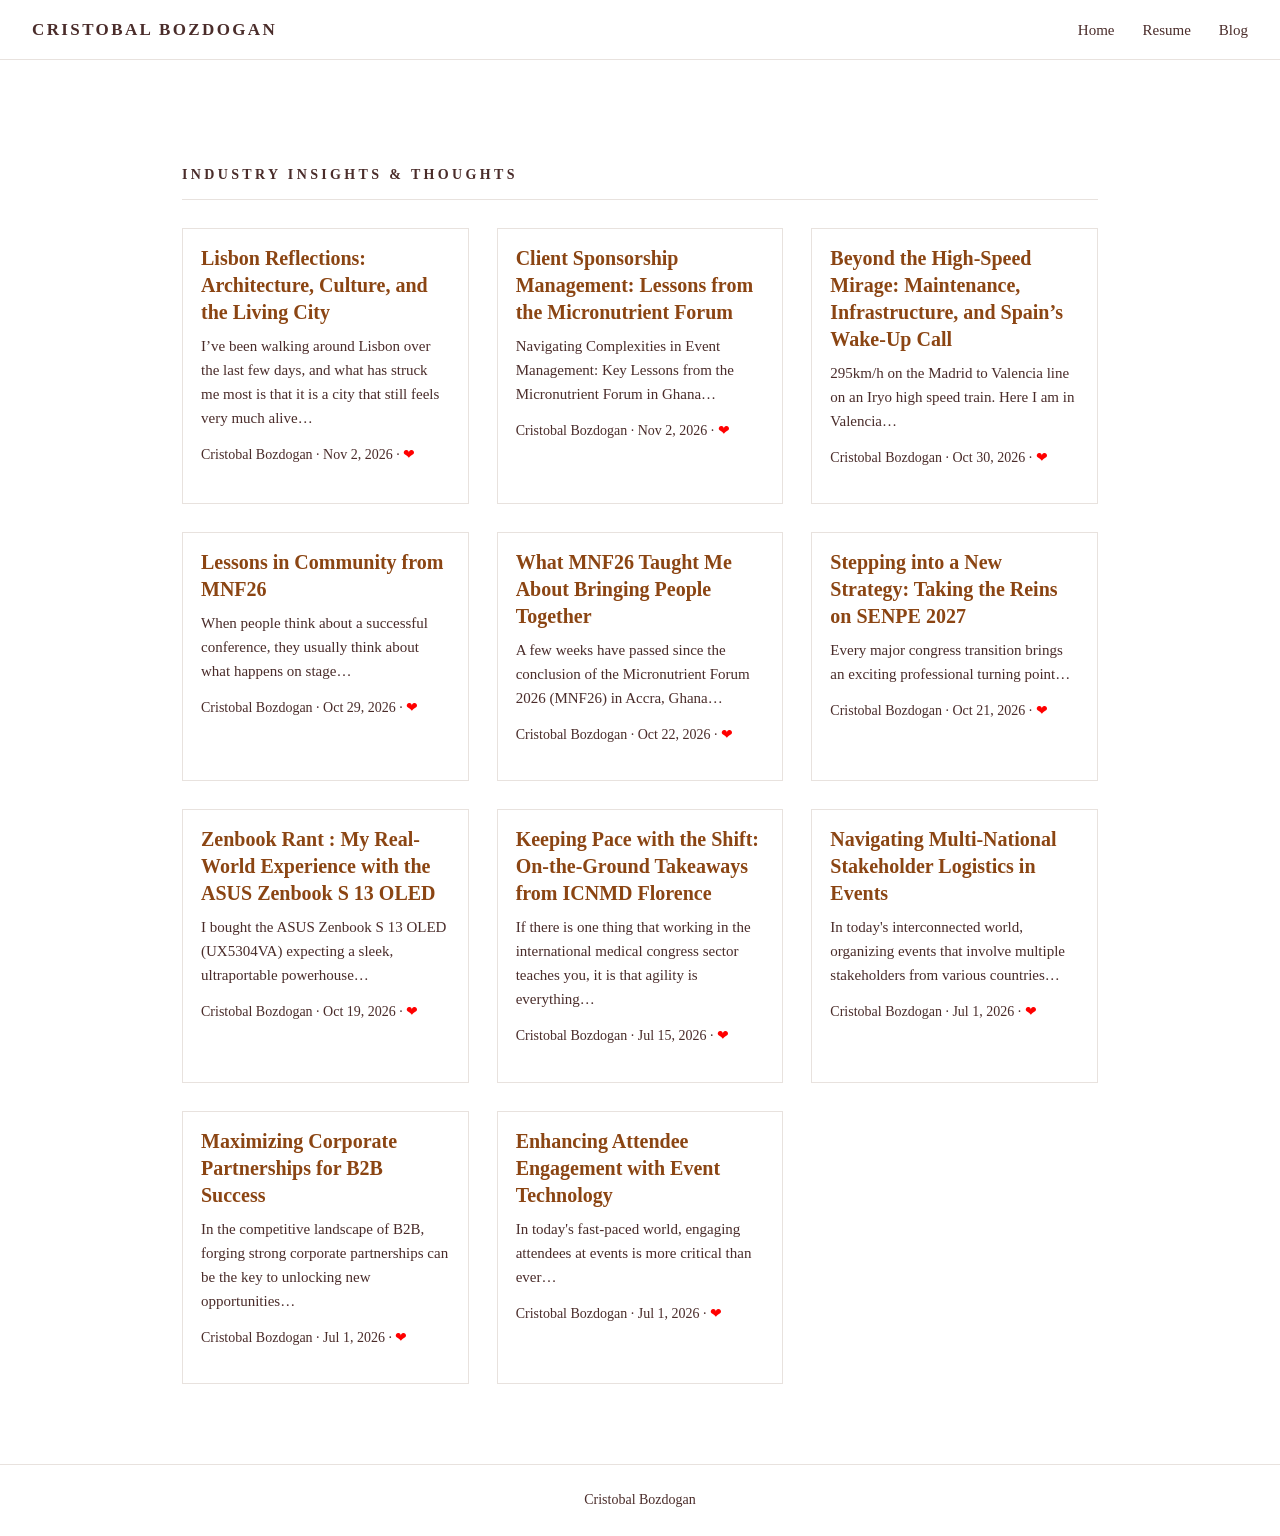
<file: blog/index.html>
<!DOCTYPE html>
<html lang="en">
<head>
  <meta charset="UTF-8">
  <meta name="viewport" content="width=device-width, initial-scale=1.0">
  <title>Blog | Cristobal Bozdogan</title>
  <link rel="stylesheet" href="../assets/style.css">
</head>
<body>
  <header class="site-header">
    <a class="brand" href="../index.html">CRISTOBAL BOZDOGAN</a>
    <nav class="nav-links">
      <a href="../index.html">Home</a>
      <a href="../resume/index.html">Resume</a>
      <a href="index.html">Blog</a>
    </nav>
  </header>

  <main class="container">
    <h2 class="section-title">Industry Insights &amp; Thoughts</h2>
    <ul class="post-grid">
      <li class="card"><div class="card-body">
        <h3><a href="../post/lisbon-reflections-architecture-culture-and-the-living-city/index.html">Lisbon Reflections: Architecture, Culture, and the Living City</a></h3>
        <p class="excerpt">I&rsquo;ve been walking around Lisbon over the last few days, and what has struck me most is that it is a city that still feels very much alive&hellip;</p>
        <p class="post-meta">Cristobal Bozdogan &middot; Nov 2, 2026 &middot; <span class="heart">&#10084;</span></p>
      </div></li>
      <li class="card"><div class="card-body">
        <h3><a href="../post/client-sponsorship-management-lessons-from-the-micronutrient-forum-ghana/index.html">Client Sponsorship Management: Lessons from the Micronutrient Forum</a></h3>
        <p class="excerpt">Navigating Complexities in Event Management: Key Lessons from the Micronutrient Forum in Ghana&hellip;</p>
        <p class="post-meta">Cristobal Bozdogan &middot; Nov 2, 2026 &middot; <span class="heart">&#10084;</span></p>
      </div></li>
      <li class="card"><div class="card-body">
        <h3><a href="../post/beyond-the-high-speed-mirage-maintenance-infrastructure-and-spain-s-wake-up-call/index.html">Beyond the High-Speed Mirage: Maintenance, Infrastructure, and Spain&rsquo;s Wake-Up Call</a></h3>
        <p class="excerpt">295km/h on the Madrid to Valencia line on an Iryo high speed train. Here I am in Valencia&hellip;</p>
        <p class="post-meta">Cristobal Bozdogan &middot; Oct 30, 2026 &middot; <span class="heart">&#10084;</span></p>
      </div></li>
      <li class="card"><div class="card-body">
        <h3><a href="../post/beyond-the-stage-what-mnf26-taught-me-about-building-global-collaboration/index.html">Lessons in Community from MNF26</a></h3>
        <p class="excerpt">When people think about a successful conference, they usually think about what happens on stage&hellip;</p>
        <p class="post-meta">Cristobal Bozdogan &middot; Oct 29, 2026 &middot; <span class="heart">&#10084;</span></p>
      </div></li>
      <li class="card"><div class="card-body">
        <h3><a href="../post/what-mnf26-taught-me-about-bringing-people-together/index.html">What MNF26 Taught Me About Bringing People Together</a></h3>
        <p class="excerpt">A few weeks have passed since the conclusion of the Micronutrient Forum 2026 (MNF26) in Accra, Ghana&hellip;</p>
        <p class="post-meta">Cristobal Bozdogan &middot; Oct 22, 2026 &middot; <span class="heart">&#10084;</span></p>
      </div></li>
      <li class="card"><div class="card-body">
        <h3><a href="../post/stepping-into-a-new-strategy-taking-the-reins-on-senpe-2027/index.html">Stepping into a New Strategy: Taking the Reins on SENPE 2027</a></h3>
        <p class="excerpt">Every major congress transition brings an exciting professional turning point&hellip;</p>
        <p class="post-meta">Cristobal Bozdogan &middot; Oct 21, 2026 &middot; <span class="heart">&#10084;</span></p>
      </div></li>
      <li class="card"><div class="card-body">
        <h3><a href="../post/zenbook-rant-my-real-world-experience-with-the-asus-zenbook-s-13-oled/index.html">Zenbook Rant : My Real-World Experience with the ASUS Zenbook S 13 OLED</a></h3>
        <p class="excerpt">I bought the ASUS Zenbook S 13 OLED (UX5304VA) expecting a sleek, ultraportable powerhouse&hellip;</p>
        <p class="post-meta">Cristobal Bozdogan &middot; Oct 19, 2026 &middot; <span class="heart">&#10084;</span></p>
      </div></li>
      <li class="card"><div class="card-body">
        <h3><a href="../post/keeping-pace-with-the-shift-on-the-ground-takeaways-from-icnmd-florence-and-the-new-realities-of-ph/index.html">Keeping Pace with the Shift: On-the-Ground Takeaways from ICNMD Florence</a></h3>
        <p class="excerpt">If there is one thing that working in the international medical congress sector teaches you, it is that agility is everything&hellip;</p>
        <p class="post-meta">Cristobal Bozdogan &middot; Jul 15, 2026 &middot; <span class="heart">&#10084;</span></p>
      </div></li>
      <li class="card"><div class="card-body">
        <h3><a href="../post/navigating-multi-national-stakeholder-logistics-in-events/index.html">Navigating Multi-National Stakeholder Logistics in Events</a></h3>
        <p class="excerpt">In today's interconnected world, organizing events that involve multiple stakeholders from various countries&hellip;</p>
        <p class="post-meta">Cristobal Bozdogan &middot; Jul 1, 2026 &middot; <span class="heart">&#10084;</span></p>
      </div></li>
      <li class="card"><div class="card-body">
        <h3><a href="../post/maximizing-corporate-partnerships-for-b2b-success/index.html">Maximizing Corporate Partnerships for B2B Success</a></h3>
        <p class="excerpt">In the competitive landscape of B2B, forging strong corporate partnerships can be the key to unlocking new opportunities&hellip;</p>
        <p class="post-meta">Cristobal Bozdogan &middot; Jul 1, 2026 &middot; <span class="heart">&#10084;</span></p>
      </div></li>
      <li class="card"><div class="card-body">
        <h3><a href="../post/enhancing-attendee-engagement-with-event-technology/index.html">Enhancing Attendee Engagement with Event Technology</a></h3>
        <p class="excerpt">In today's fast-paced world, engaging attendees at events is more critical than ever&hellip;</p>
        <p class="post-meta">Cristobal Bozdogan &middot; Jul 1, 2026 &middot; <span class="heart">&#10084;</span></p>
      </div></li>
    </ul>
  </main>

  <footer class="site-footer">Cristobal Bozdogan</footer>
</body>
</html>
</file>
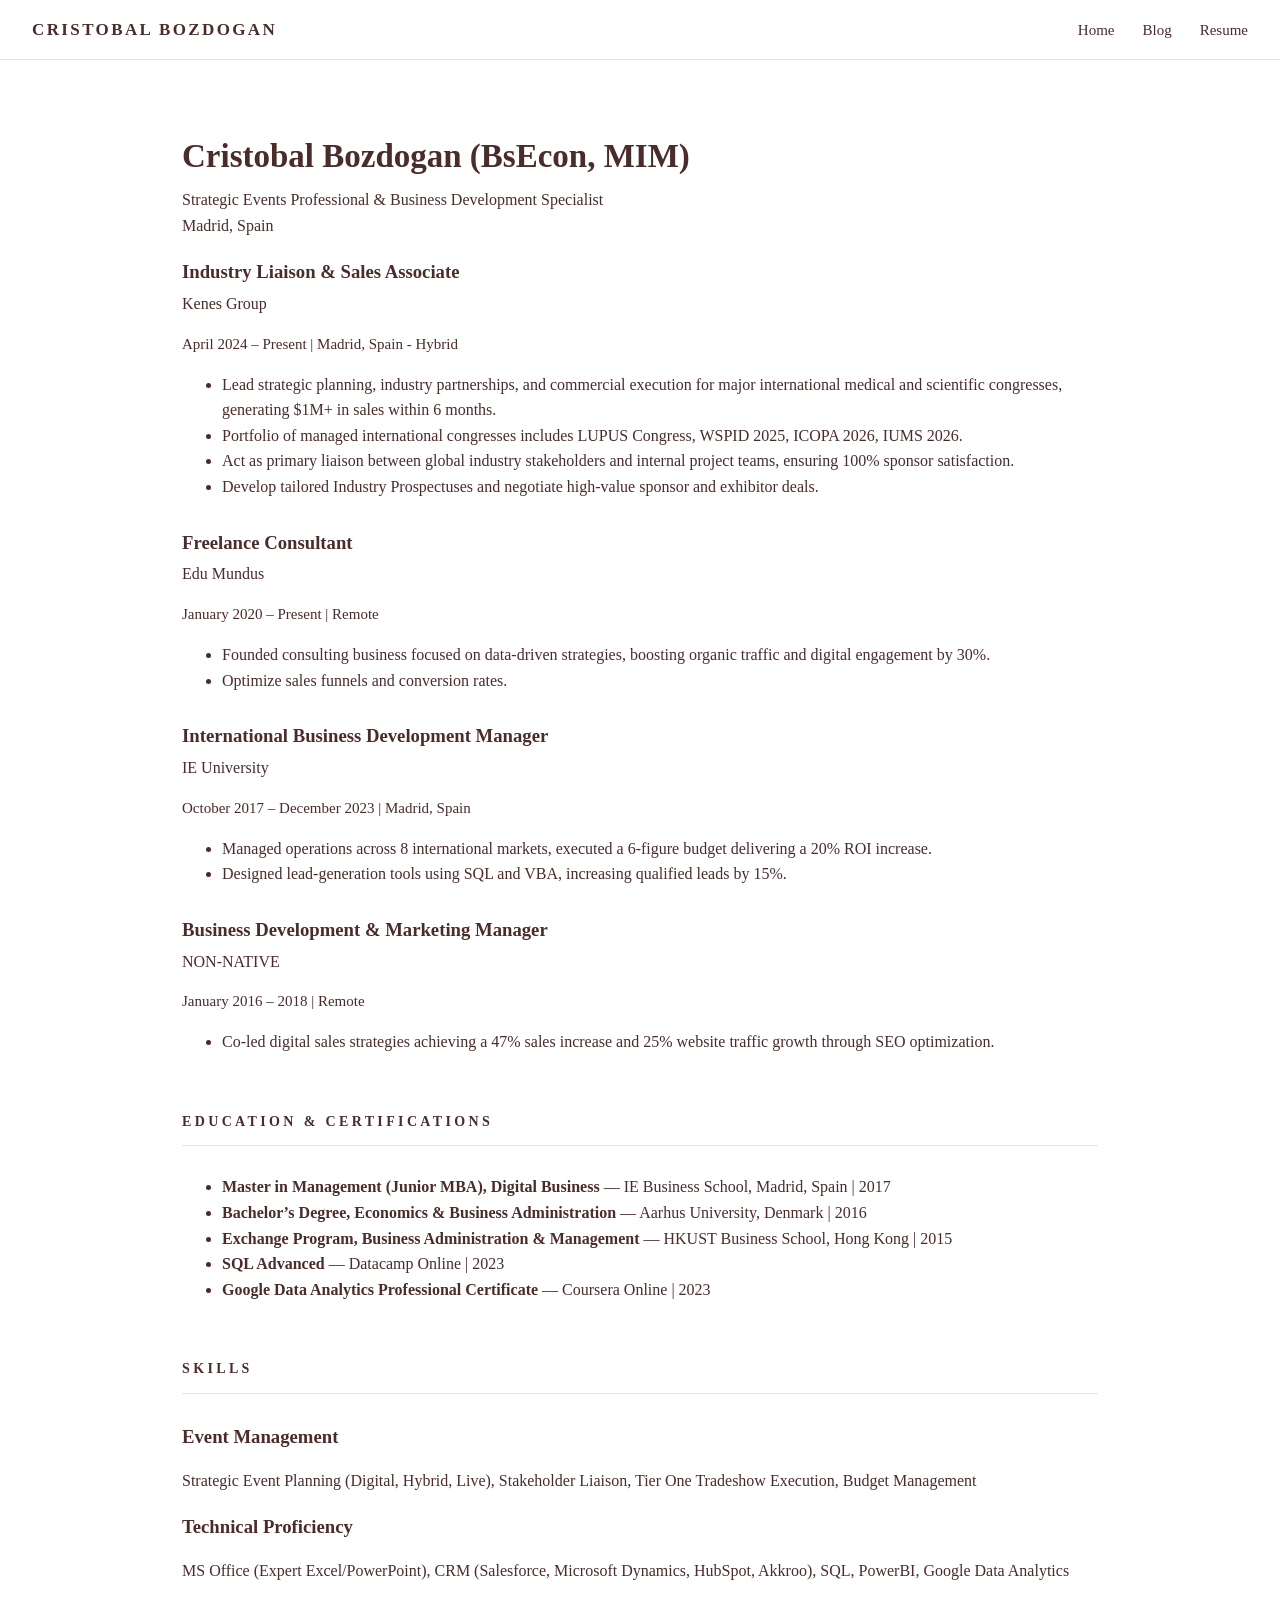
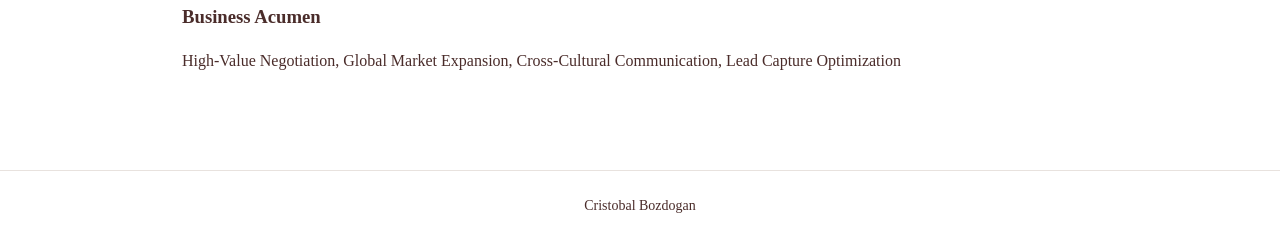
<file: resume/index.html>
<!DOCTYPE html>
<html lang="en">
<head>
  <meta charset="UTF-8">
  <meta name="viewport" content="width=device-width, initial-scale=1.0">
  <title>Resume | Cristobal Bozdogan</title>
  <link rel="stylesheet" href="../assets/style.css">
</head>
<body>
  <header class="site-header">
    <a class="brand" href="../index.html">CRISTOBAL BOZDOGAN</a>
    <nav class="nav-links">
      <a href="../index.html">Home</a>
      <a href="../blog/index.html">Blog</a>
      <a href="index.html">Resume</a>
    </nav>
  </header>

  <main class="container resume">
    <h1>Cristobal Bozdogan (BsEcon, MIM)</h1>
    <p class="subtitle">Strategic Events Professional &amp; Business Development Specialist<br>Madrid, Spain</p>

    <div class="job">
      <h3>Industry Liaison &amp; Sales Associate</h3>
      <h4>Kenes Group</h4>
      <p class="meta">April 2024 &ndash; Present | Madrid, Spain - Hybrid</p>
      <ul>
        <li>Lead strategic planning, industry partnerships, and commercial execution for major international medical and scientific congresses, generating $1M+ in sales within 6 months.</li>
        <li>Portfolio of managed international congresses includes LUPUS Congress, WSPID 2025, ICOPA 2026, IUMS 2026.</li>
        <li>Act as primary liaison between global industry stakeholders and internal project teams, ensuring 100% sponsor satisfaction.</li>
        <li>Develop tailored Industry Prospectuses and negotiate high-value sponsor and exhibitor deals.</li>
      </ul>
    </div>

    <div class="job">
      <h3>Freelance Consultant</h3>
      <h4>Edu Mundus</h4>
      <p class="meta">January 2020 &ndash; Present | Remote</p>
      <ul>
        <li>Founded consulting business focused on data-driven strategies, boosting organic traffic and digital engagement by 30%.</li>
        <li>Optimize sales funnels and conversion rates.</li>
      </ul>
    </div>

    <div class="job">
      <h3>International Business Development Manager</h3>
      <h4>IE University</h4>
      <p class="meta">October 2017 &ndash; December 2023 | Madrid, Spain</p>
      <ul>
        <li>Managed operations across 8 international markets, executed a 6-figure budget delivering a 20% ROI increase.</li>
        <li>Designed lead-generation tools using SQL and VBA, increasing qualified leads by 15%.</li>
      </ul>
    </div>

    <div class="job">
      <h3>Business Development &amp; Marketing Manager</h3>
      <h4>NON-NATIVE</h4>
      <p class="meta">January 2016 &ndash; 2018 | Remote</p>
      <ul>
        <li>Co-led digital sales strategies achieving a 47% sales increase and 25% website traffic growth through SEO optimization.</li>
      </ul>
    </div>

    <h2 class="section-title">Education &amp; Certifications</h2>
    <ul>
      <li><strong>Master in Management (Junior MBA), Digital Business</strong> &mdash; IE Business School, Madrid, Spain | 2017</li>
      <li><strong>Bachelor&rsquo;s Degree, Economics &amp; Business Administration</strong> &mdash; Aarhus University, Denmark | 2016</li>
      <li><strong>Exchange Program, Business Administration &amp; Management</strong> &mdash; HKUST Business School, Hong Kong | 2015</li>
      <li><strong>SQL Advanced</strong> &mdash; Datacamp Online | 2023</li>
      <li><strong>Google Data Analytics Professional Certificate</strong> &mdash; Coursera Online | 2023</li>
    </ul>

    <h2 class="section-title">Skills</h2>
    <h3>Event Management</h3>
    <p>Strategic Event Planning (Digital, Hybrid, Live), Stakeholder Liaison, Tier One Tradeshow Execution, Budget Management</p>
    <h3>Technical Proficiency</h3>
    <p>MS Office (Expert Excel/PowerPoint), CRM (Salesforce, Microsoft Dynamics, HubSpot, Akkroo), SQL, PowerBI, Google Data Analytics</p>
    <h3>Business Acumen</h3>
    <p>High-Value Negotiation, Global Market Expansion, Cross-Cultural Communication, Lead Capture Optimization</p>
  </main>

  <footer class="site-footer">Cristobal Bozdogan</footer>
</body>
</html>
</file>
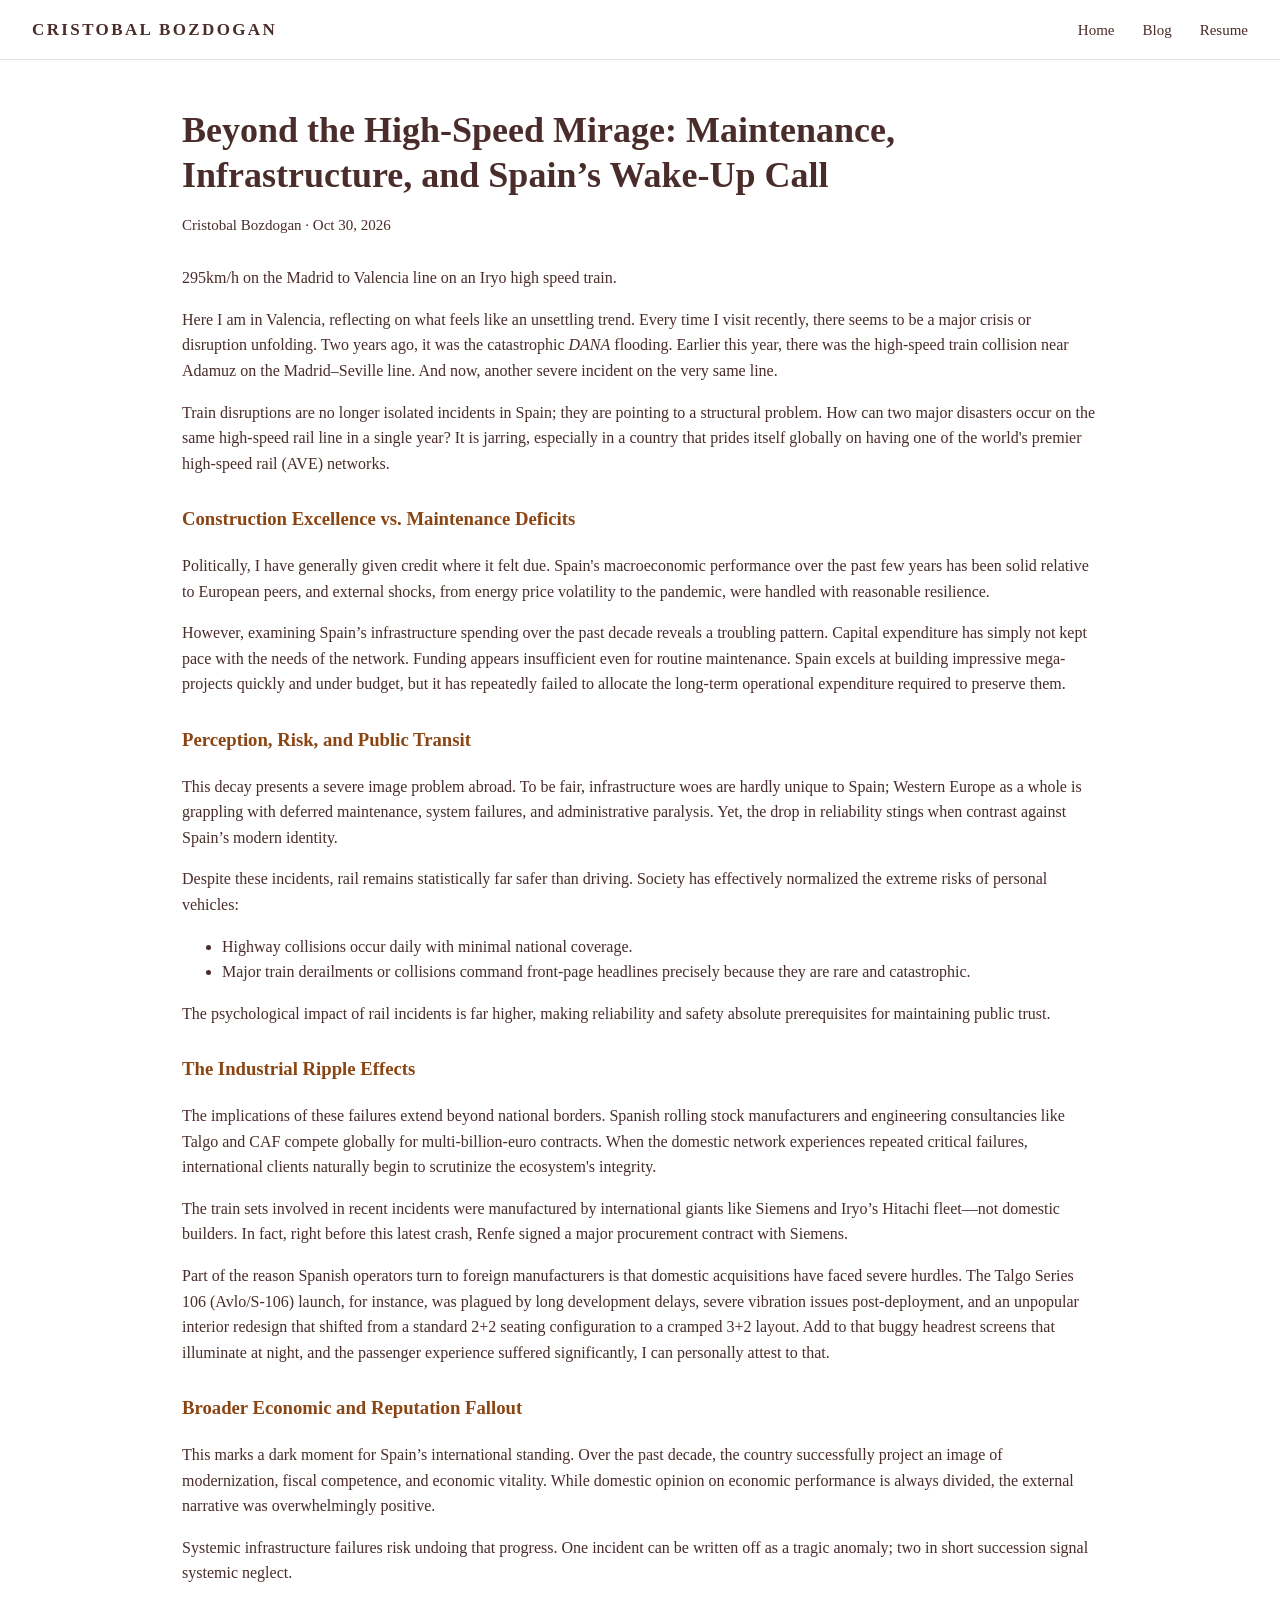
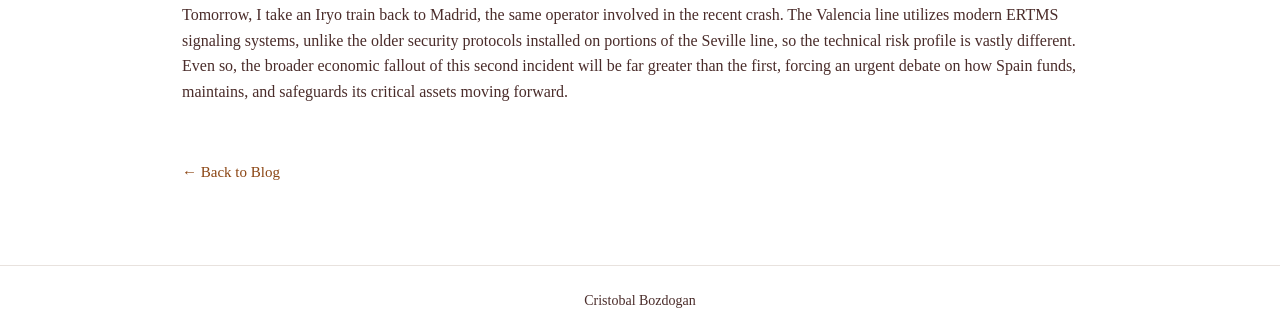
<file: post/beyond-the-high-speed-mirage-maintenance-infrastructure-and-spain-s-wake-up-call/index.html>
<!DOCTYPE html>
<html lang="en">
<head>
  <meta charset="UTF-8">
  <meta name="viewport" content="width=device-width, initial-scale=1.0">
  <title>Beyond the High-Speed Mirage: Maintenance, Infrastructure, and Spain&rsquo;s Wake-Up Call | Cristobal Bozdogan</title>
  <link rel="stylesheet" href="../../assets/style.css">
</head>
<body>
  <header class="site-header">
    <a class="brand" href="../../index.html">CRISTOBAL BOZDOGAN</a>
    <nav class="nav-links">
      <a href="../../index.html">Home</a>
      <a href="../../blog/index.html">Blog</a>
      <a href="../../resume/index.html">Resume</a>
    </nav>
  </header>

  <main class="container">
    <article class="post">
      <h1>Beyond the High-Speed Mirage: Maintenance, Infrastructure, and Spain&rsquo;s Wake-Up Call</h1>
      <p class="byline">Cristobal Bozdogan &middot; Oct 30, 2026</p>

      <p>295km/h on the Madrid to Valencia line on an Iryo high speed train.</p>
      <p>Here I am in Valencia, reflecting on what feels like an unsettling trend. Every time I visit recently, there seems to be a major crisis or disruption unfolding. Two years ago, it was the catastrophic <em>DANA</em> flooding. Earlier this year, there was the high-speed train collision near Adamuz on the Madrid&ndash;Seville line. And now, another severe incident on the very same line.</p>
      <p>Train disruptions are no longer isolated incidents in Spain; they are pointing to a structural problem. How can two major disasters occur on the same high-speed rail line in a single year? It is jarring, especially in a country that prides itself globally on having one of the world's premier high-speed rail (AVE) networks.</p>

      <h3>Construction Excellence vs. Maintenance Deficits</h3>
      <p>Politically, I have generally given credit where it felt due. Spain's macroeconomic performance over the past few years has been solid relative to European peers, and external shocks, from energy price volatility to the pandemic, were handled with reasonable resilience.</p>
      <p>However, examining Spain&rsquo;s infrastructure spending over the past decade reveals a troubling pattern. Capital expenditure has simply not kept pace with the needs of the network. Funding appears insufficient even for routine maintenance. Spain excels at building impressive mega-projects quickly and under budget, but it has repeatedly failed to allocate the long-term operational expenditure required to preserve them.</p>

      <h3>Perception, Risk, and Public Transit</h3>
      <p>This decay presents a severe image problem abroad. To be fair, infrastructure woes are hardly unique to Spain; Western Europe as a whole is grappling with deferred maintenance, system failures, and administrative paralysis. Yet, the drop in reliability stings when contrast against Spain&rsquo;s modern identity.</p>
      <p>Despite these incidents, rail remains statistically far safer than driving. Society has effectively normalized the extreme risks of personal vehicles:</p>
      <ul>
        <li>Highway collisions occur daily with minimal national coverage.</li>
        <li>Major train derailments or collisions command front-page headlines precisely because they are rare and catastrophic.</li>
      </ul>
      <p>The psychological impact of rail incidents is far higher, making reliability and safety absolute prerequisites for maintaining public trust.</p>

      <h3>The Industrial Ripple Effects</h3>
      <p>The implications of these failures extend beyond national borders. Spanish rolling stock manufacturers and engineering consultancies like Talgo and CAF compete globally for multi-billion-euro contracts. When the domestic network experiences repeated critical failures, international clients naturally begin to scrutinize the ecosystem's integrity.</p>
      <p>The train sets involved in recent incidents were manufactured by international giants like Siemens and Iryo&rsquo;s Hitachi fleet&mdash;not domestic builders. In fact, right before this latest crash, Renfe signed a major procurement contract with Siemens.</p>
      <p>Part of the reason Spanish operators turn to foreign manufacturers is that domestic acquisitions have faced severe hurdles. The Talgo Series 106 (Avlo/S-106) launch, for instance, was plagued by long development delays, severe vibration issues post-deployment, and an unpopular interior redesign that shifted from a standard 2+2 seating configuration to a cramped 3+2 layout. Add to that buggy headrest screens that illuminate at night, and the passenger experience suffered significantly, I can personally attest to that.</p>

      <h3>Broader Economic and Reputation Fallout</h3>
      <p>This marks a dark moment for Spain&rsquo;s international standing. Over the past decade, the country successfully project an image of modernization, fiscal competence, and economic vitality. While domestic opinion on economic performance is always divided, the external narrative was overwhelmingly positive.</p>
      <p>Systemic infrastructure failures risk undoing that progress. One incident can be written off as a tragic anomaly; two in short succession signal systemic neglect.</p>
      <p>Tomorrow, I take an Iryo train back to Madrid, the same operator involved in the recent crash. The Valencia line utilizes modern ERTMS signaling systems, unlike the older security protocols installed on portions of the Seville line, so the technical risk profile is vastly different. Even so, the broader economic fallout of this second incident will be far greater than the first, forcing an urgent debate on how Spain funds, maintains, and safeguards its critical assets moving forward.</p>
    </article>
    <a class="back-link" href="../../blog/index.html">&larr; Back to Blog</a>
  </main>

  <footer class="site-footer">Cristobal Bozdogan</footer>
</body>
</html>
</file>
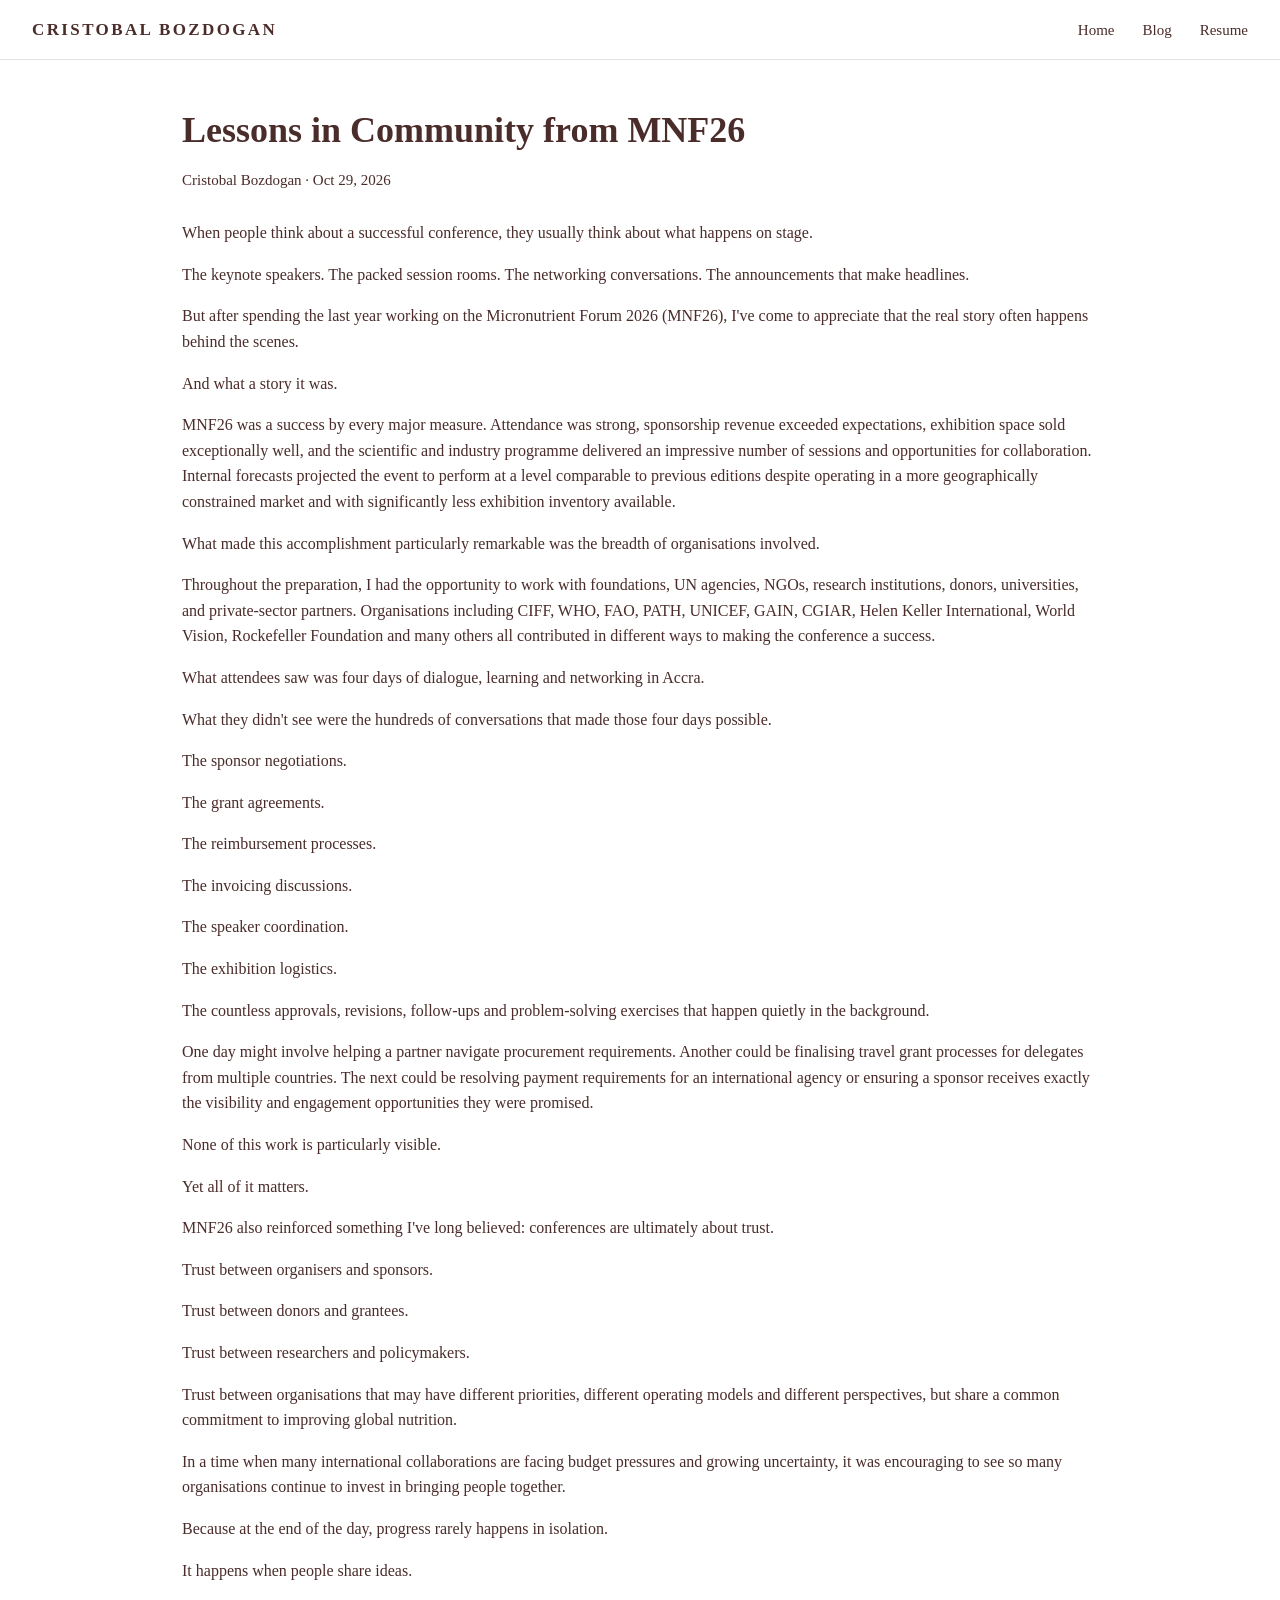
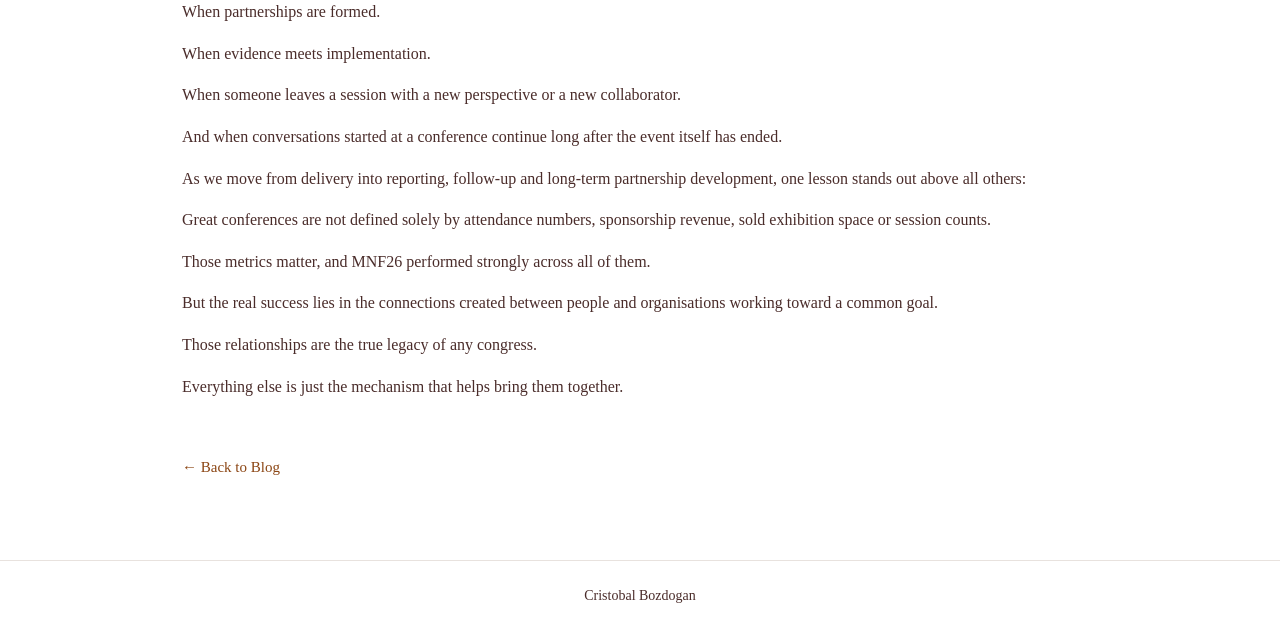
<file: post/beyond-the-stage-what-mnf26-taught-me-about-building-global-collaboration/index.html>
<!DOCTYPE html>
<html lang="en">
<head>
  <meta charset="UTF-8">
  <meta name="viewport" content="width=device-width, initial-scale=1.0">
  <title>Lessons in Community from MNF26 | Cristobal Bozdogan</title>
  <link rel="stylesheet" href="../../assets/style.css">
</head>
<body>
  <header class="site-header">
    <a class="brand" href="../../index.html">CRISTOBAL BOZDOGAN</a>
    <nav class="nav-links">
      <a href="../../index.html">Home</a>
      <a href="../../blog/index.html">Blog</a>
      <a href="../../resume/index.html">Resume</a>
    </nav>
  </header>

  <main class="container">
    <article class="post">
      <h1>Lessons in Community from MNF26</h1>
      <p class="byline">Cristobal Bozdogan &middot; Oct 29, 2026</p>

      <p>When people think about a successful conference, they usually think about what happens on stage.</p>
      <p>The keynote speakers. The packed session rooms. The networking conversations. The announcements that make headlines.</p>
      <p>But after spending the last year working on the Micronutrient Forum 2026 (MNF26), I've come to appreciate that the real story often happens behind the scenes.</p>
      <p>And what a story it was.</p>
      <p>MNF26 was a success by every major measure. Attendance was strong, sponsorship revenue exceeded expectations, exhibition space sold exceptionally well, and the scientific and industry programme delivered an impressive number of sessions and opportunities for collaboration. Internal forecasts projected the event to perform at a level comparable to previous editions despite operating in a more geographically constrained market and with significantly less exhibition inventory available.</p>
      <p>What made this accomplishment particularly remarkable was the breadth of organisations involved.</p>
      <p>Throughout the preparation, I had the opportunity to work with foundations, UN agencies, NGOs, research institutions, donors, universities, and private-sector partners. Organisations including CIFF, WHO, FAO, PATH, UNICEF, GAIN, CGIAR, Helen Keller International, World Vision, Rockefeller Foundation and many others all contributed in different ways to making the conference a success.</p>
      <p>What attendees saw was four days of dialogue, learning and networking in Accra.</p>
      <p>What they didn't see were the hundreds of conversations that made those four days possible.</p>
      <p>The sponsor negotiations.</p>
      <p>The grant agreements.</p>
      <p>The reimbursement processes.</p>
      <p>The invoicing discussions.</p>
      <p>The speaker coordination.</p>
      <p>The exhibition logistics.</p>
      <p>The countless approvals, revisions, follow-ups and problem-solving exercises that happen quietly in the background.</p>
      <p>One day might involve helping a partner navigate procurement requirements. Another could be finalising travel grant processes for delegates from multiple countries. The next could be resolving payment requirements for an international agency or ensuring a sponsor receives exactly the visibility and engagement opportunities they were promised.</p>
      <p>None of this work is particularly visible.</p>
      <p>Yet all of it matters.</p>
      <p>MNF26 also reinforced something I've long believed: conferences are ultimately about trust.</p>
      <p>Trust between organisers and sponsors.</p>
      <p>Trust between donors and grantees.</p>
      <p>Trust between researchers and policymakers.</p>
      <p>Trust between organisations that may have different priorities, different operating models and different perspectives, but share a common commitment to improving global nutrition.</p>
      <p>In a time when many international collaborations are facing budget pressures and growing uncertainty, it was encouraging to see so many organisations continue to invest in bringing people together.</p>
      <p>Because at the end of the day, progress rarely happens in isolation.</p>
      <p>It happens when people share ideas.</p>
      <p>When partnerships are formed.</p>
      <p>When evidence meets implementation.</p>
      <p>When someone leaves a session with a new perspective or a new collaborator.</p>
      <p>And when conversations started at a conference continue long after the event itself has ended.</p>
      <p>As we move from delivery into reporting, follow-up and long-term partnership development, one lesson stands out above all others:</p>
      <p>Great conferences are not defined solely by attendance numbers, sponsorship revenue, sold exhibition space or session counts.</p>
      <p>Those metrics matter, and MNF26 performed strongly across all of them.</p>
      <p>But the real success lies in the connections created between people and organisations working toward a common goal.</p>
      <p>Those relationships are the true legacy of any congress.</p>
      <p>Everything else is just the mechanism that helps bring them together.</p>
    </article>
    <a class="back-link" href="../../blog/index.html">&larr; Back to Blog</a>
  </main>

  <footer class="site-footer">Cristobal Bozdogan</footer>
</body>
</html>
</file>
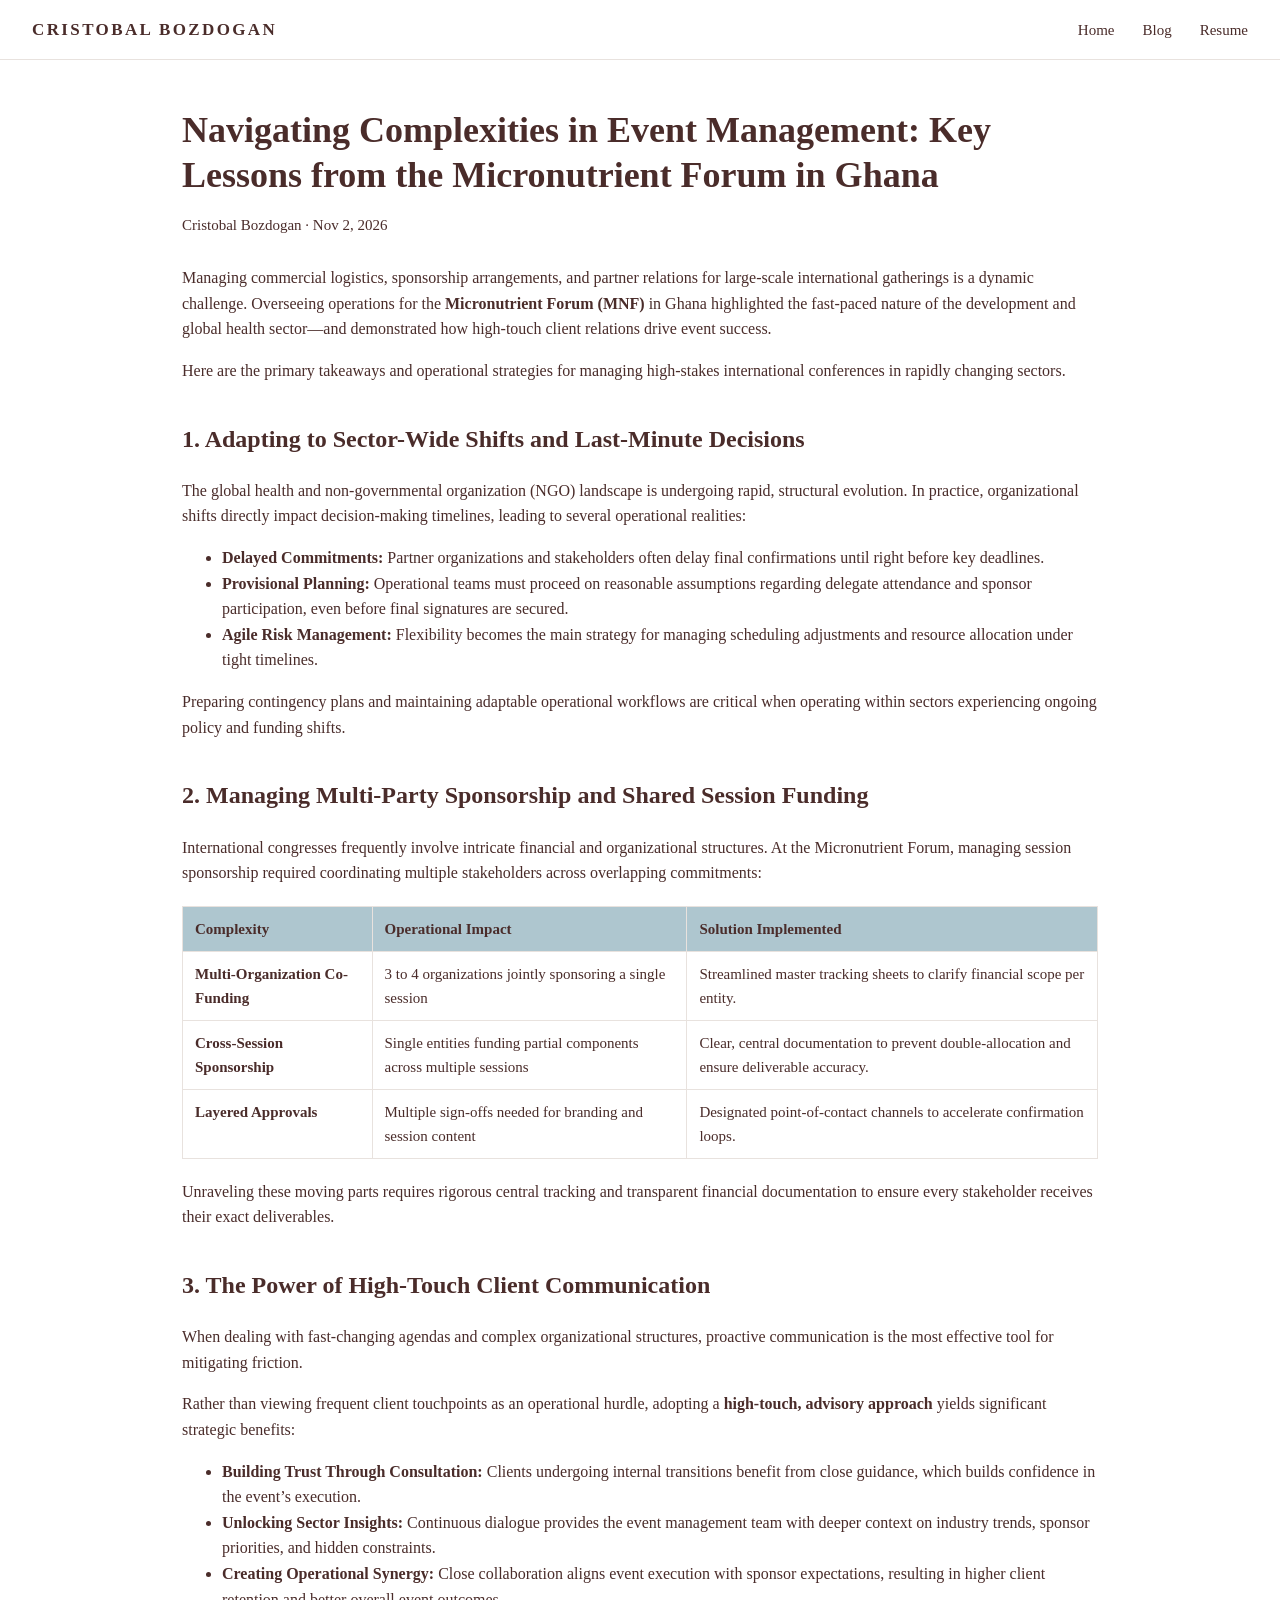
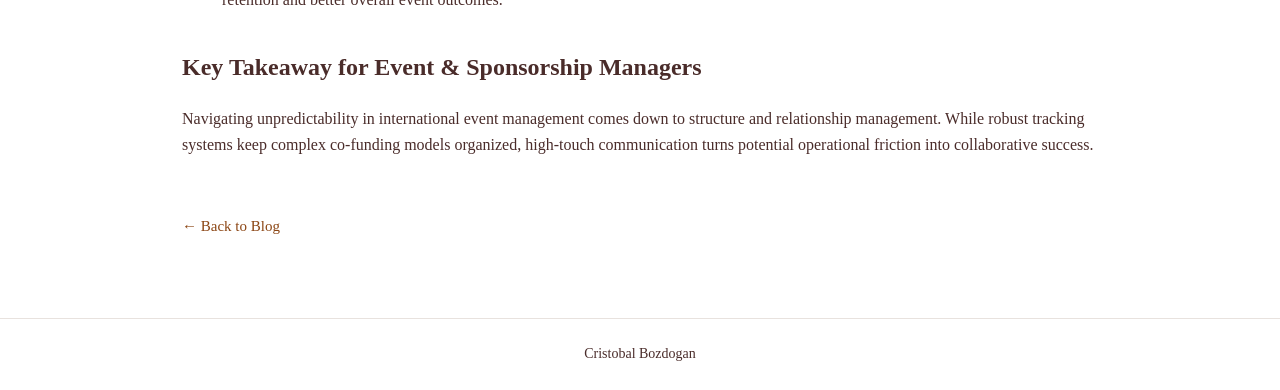
<file: post/client-sponsorship-management-lessons-from-the-micronutrient-forum-ghana/index.html>
<!DOCTYPE html>
<html lang="en">
<head>
  <meta charset="UTF-8">
  <meta name="viewport" content="width=device-width, initial-scale=1.0">
  <title>Client Sponsorship Management: Lessons from the Micronutrient Forum | Cristobal Bozdogan</title>
  <link rel="stylesheet" href="../../assets/style.css">
</head>
<body>
  <header class="site-header">
    <a class="brand" href="../../index.html">CRISTOBAL BOZDOGAN</a>
    <nav class="nav-links">
      <a href="../../index.html">Home</a>
      <a href="../../blog/index.html">Blog</a>
      <a href="../../resume/index.html">Resume</a>
    </nav>
  </header>

  <main class="container">
    <article class="post">
      <h1>Navigating Complexities in Event Management: Key Lessons from the Micronutrient Forum in Ghana</h1>
      <p class="byline">Cristobal Bozdogan &middot; Nov 2, 2026</p>

      <p>Managing commercial logistics, sponsorship arrangements, and partner relations for large-scale international gatherings is a dynamic challenge. Overseeing operations for the <strong>Micronutrient Forum (MNF)</strong> in Ghana highlighted the fast-paced nature of the development and global health sector&mdash;and demonstrated how high-touch client relations drive event success.</p>
      <p>Here are the primary takeaways and operational strategies for managing high-stakes international conferences in rapidly changing sectors.</p>

      <h2>1. Adapting to Sector-Wide Shifts and Last-Minute Decisions</h2>
      <p>The global health and non-governmental organization (NGO) landscape is undergoing rapid, structural evolution. In practice, organizational shifts directly impact decision-making timelines, leading to several operational realities:</p>
      <ul>
        <li><strong>Delayed Commitments:</strong> Partner organizations and stakeholders often delay final confirmations until right before key deadlines.</li>
        <li><strong>Provisional Planning:</strong> Operational teams must proceed on reasonable assumptions regarding delegate attendance and sponsor participation, even before final signatures are secured.</li>
        <li><strong>Agile Risk Management:</strong> Flexibility becomes the main strategy for managing scheduling adjustments and resource allocation under tight timelines.</li>
      </ul>
      <p>Preparing contingency plans and maintaining adaptable operational workflows are critical when operating within sectors experiencing ongoing policy and funding shifts.</p>

      <h2>2. Managing Multi-Party Sponsorship and Shared Session Funding</h2>
      <p>International congresses frequently involve intricate financial and organizational structures. At the Micronutrient Forum, managing session sponsorship required coordinating multiple stakeholders across overlapping commitments:</p>
      <table>
        <tr><th>Complexity</th><th>Operational Impact</th><th>Solution Implemented</th></tr>
        <tr><td><strong>Multi-Organization Co-Funding</strong></td><td>3 to 4 organizations jointly sponsoring a single session</td><td>Streamlined master tracking sheets to clarify financial scope per entity.</td></tr>
        <tr><td><strong>Cross-Session Sponsorship</strong></td><td>Single entities funding partial components across multiple sessions</td><td>Clear, central documentation to prevent double-allocation and ensure deliverable accuracy.</td></tr>
        <tr><td><strong>Layered Approvals</strong></td><td>Multiple sign-offs needed for branding and session content</td><td>Designated point-of-contact channels to accelerate confirmation loops.</td></tr>
      </table>
      <p>Unraveling these moving parts requires rigorous central tracking and transparent financial documentation to ensure every stakeholder receives their exact deliverables.</p>

      <h2>3. The Power of High-Touch Client Communication</h2>
      <p>When dealing with fast-changing agendas and complex organizational structures, proactive communication is the most effective tool for mitigating friction.</p>
      <p>Rather than viewing frequent client touchpoints as an operational hurdle, adopting a <strong>high-touch, advisory approach</strong> yields significant strategic benefits:</p>
      <ul>
        <li><strong>Building Trust Through Consultation:</strong> Clients undergoing internal transitions benefit from close guidance, which builds confidence in the event&rsquo;s execution.</li>
        <li><strong>Unlocking Sector Insights:</strong> Continuous dialogue provides the event management team with deeper context on industry trends, sponsor priorities, and hidden constraints.</li>
        <li><strong>Creating Operational Synergy:</strong> Close collaboration aligns event execution with sponsor expectations, resulting in higher client retention and better overall event outcomes.</li>
      </ul>

      <h2>Key Takeaway for Event &amp; Sponsorship Managers</h2>
      <p>Navigating unpredictability in international event management comes down to structure and relationship management. While robust tracking systems keep complex co-funding models organized, high-touch communication turns potential operational friction into collaborative success.</p>
    </article>
    <a class="back-link" href="../../blog/index.html">&larr; Back to Blog</a>
  </main>

  <footer class="site-footer">Cristobal Bozdogan</footer>
</body>
</html>
</file>
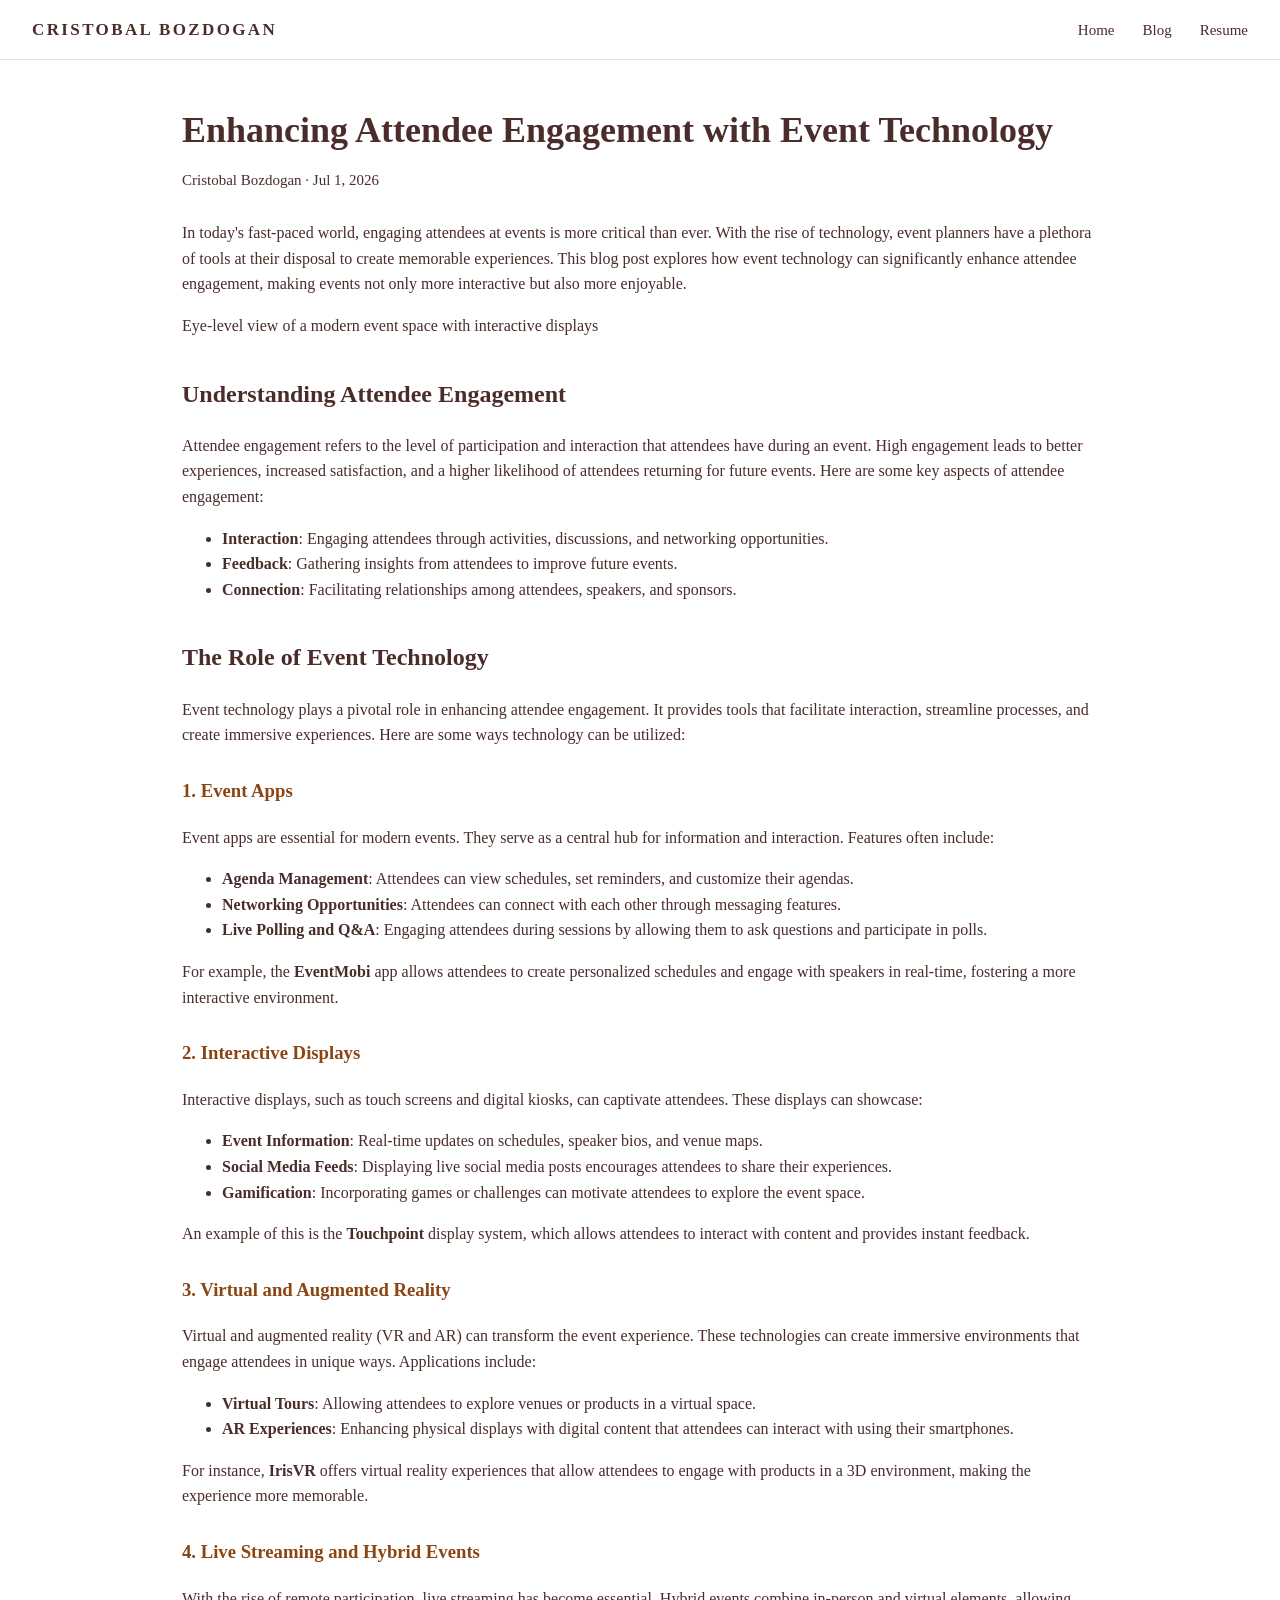
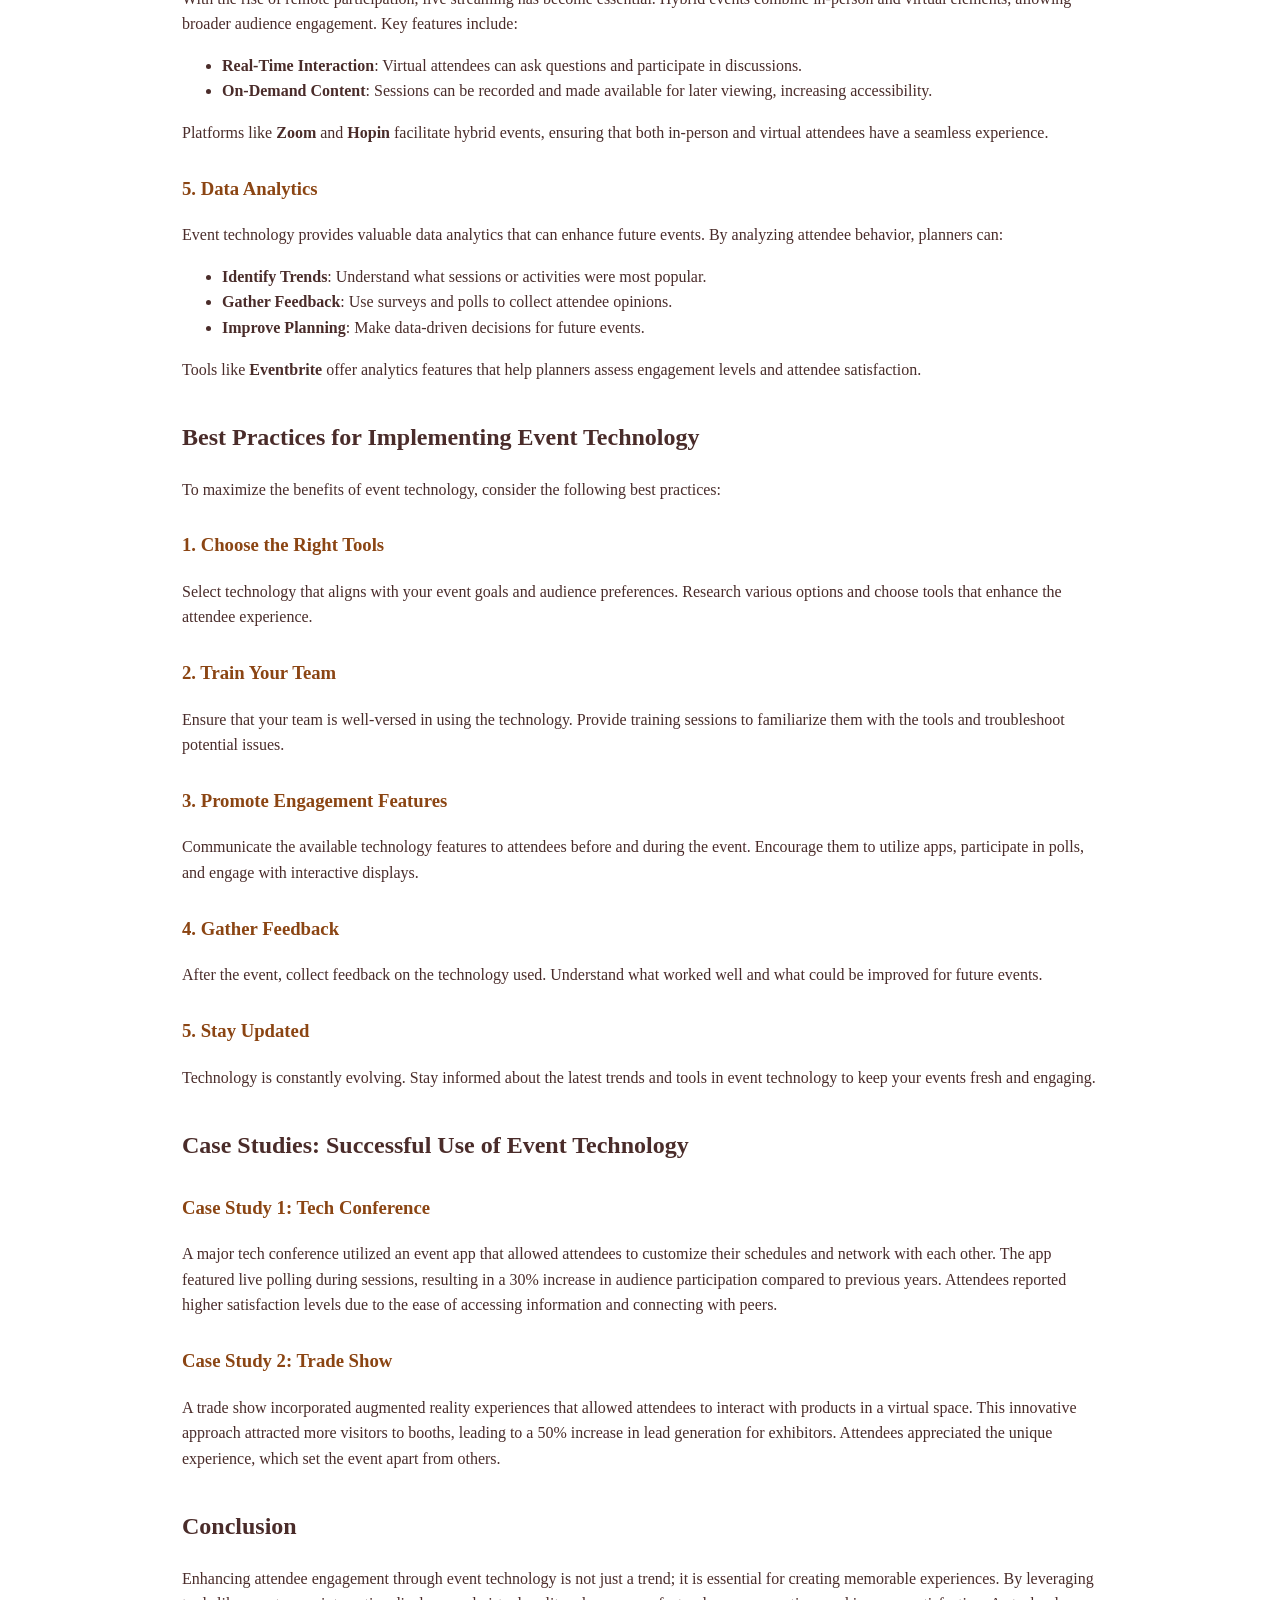
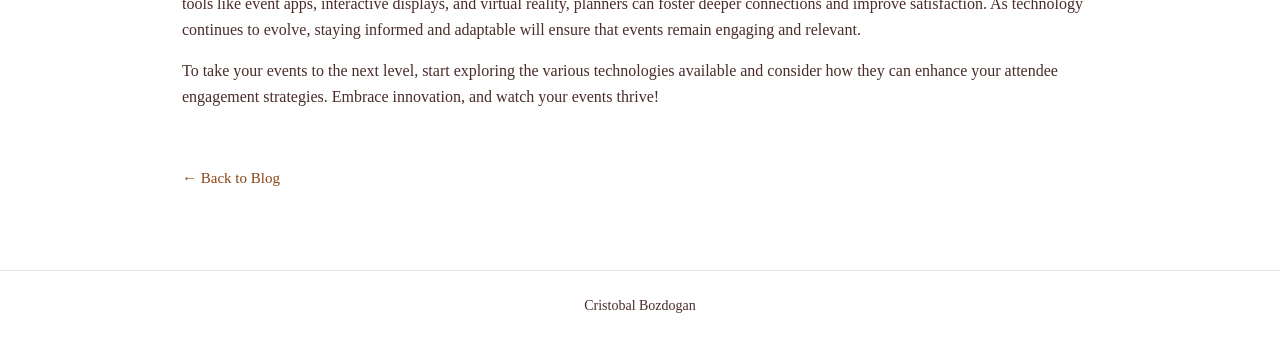
<file: post/enhancing-attendee-engagement-with-event-technology/index.html>
<!DOCTYPE html>
<html lang="en">
<head>
  <meta charset="UTF-8">
  <meta name="viewport" content="width=device-width, initial-scale=1.0">
  <title>Enhancing Attendee Engagement with Event Technology | Cristobal Bozdogan</title>
  <link rel="stylesheet" href="../../assets/style.css">
</head>
<body>
  <header class="site-header">
    <a class="brand" href="../../index.html">CRISTOBAL BOZDOGAN</a>
    <nav class="nav-links">
      <a href="../../index.html">Home</a>
      <a href="../../blog/index.html">Blog</a>
      <a href="../../resume/index.html">Resume</a>
    </nav>
  </header>

  <main class="container">
    <article class="post">
      <h1>Enhancing Attendee Engagement with Event Technology</h1>
      <p class="byline">Cristobal Bozdogan &middot; Jul 1, 2026</p>

      <p>In today's fast-paced world, engaging attendees at events is more critical than ever. With the rise of technology, event planners have a plethora of tools at their disposal to create memorable experiences. This blog post explores how event technology can significantly enhance attendee engagement, making events not only more interactive but also more enjoyable.</p>
      <p>Eye-level view of a modern event space with interactive displays</p>

      <h2>Understanding Attendee Engagement</h2>
      <p>Attendee engagement refers to the level of participation and interaction that attendees have during an event. High engagement leads to better experiences, increased satisfaction, and a higher likelihood of attendees returning for future events. Here are some key aspects of attendee engagement:</p>
      <ul>
        <li><strong>Interaction</strong>: Engaging attendees through activities, discussions, and networking opportunities.</li>
        <li><strong>Feedback</strong>: Gathering insights from attendees to improve future events.</li>
        <li><strong>Connection</strong>: Facilitating relationships among attendees, speakers, and sponsors.</li>
      </ul>

      <h2>The Role of Event Technology</h2>
      <p>Event technology plays a pivotal role in enhancing attendee engagement. It provides tools that facilitate interaction, streamline processes, and create immersive experiences. Here are some ways technology can be utilized:</p>

      <h3>1. Event Apps</h3>
      <p>Event apps are essential for modern events. They serve as a central hub for information and interaction. Features often include:</p>
      <ul>
        <li><strong>Agenda Management</strong>: Attendees can view schedules, set reminders, and customize their agendas.</li>
        <li><strong>Networking Opportunities</strong>: Attendees can connect with each other through messaging features.</li>
        <li><strong>Live Polling and Q&amp;A</strong>: Engaging attendees during sessions by allowing them to ask questions and participate in polls.</li>
      </ul>
      <p>For example, the <strong>EventMobi</strong> app allows attendees to create personalized schedules and engage with speakers in real-time, fostering a more interactive environment.</p>

      <h3>2. Interactive Displays</h3>
      <p>Interactive displays, such as touch screens and digital kiosks, can captivate attendees. These displays can showcase:</p>
      <ul>
        <li><strong>Event Information</strong>: Real-time updates on schedules, speaker bios, and venue maps.</li>
        <li><strong>Social Media Feeds</strong>: Displaying live social media posts encourages attendees to share their experiences.</li>
        <li><strong>Gamification</strong>: Incorporating games or challenges can motivate attendees to explore the event space.</li>
      </ul>
      <p>An example of this is the <strong>Touchpoint</strong> display system, which allows attendees to interact with content and provides instant feedback.</p>

      <h3>3. Virtual and Augmented Reality</h3>
      <p>Virtual and augmented reality (VR and AR) can transform the event experience. These technologies can create immersive environments that engage attendees in unique ways. Applications include:</p>
      <ul>
        <li><strong>Virtual Tours</strong>: Allowing attendees to explore venues or products in a virtual space.</li>
        <li><strong>AR Experiences</strong>: Enhancing physical displays with digital content that attendees can interact with using their smartphones.</li>
      </ul>
      <p>For instance, <strong>IrisVR</strong> offers virtual reality experiences that allow attendees to engage with products in a 3D environment, making the experience more memorable.</p>

      <h3>4. Live Streaming and Hybrid Events</h3>
      <p>With the rise of remote participation, live streaming has become essential. Hybrid events combine in-person and virtual elements, allowing broader audience engagement. Key features include:</p>
      <ul>
        <li><strong>Real-Time Interaction</strong>: Virtual attendees can ask questions and participate in discussions.</li>
        <li><strong>On-Demand Content</strong>: Sessions can be recorded and made available for later viewing, increasing accessibility.</li>
      </ul>
      <p>Platforms like <strong>Zoom</strong> and <strong>Hopin</strong> facilitate hybrid events, ensuring that both in-person and virtual attendees have a seamless experience.</p>

      <h3>5. Data Analytics</h3>
      <p>Event technology provides valuable data analytics that can enhance future events. By analyzing attendee behavior, planners can:</p>
      <ul>
        <li><strong>Identify Trends</strong>: Understand what sessions or activities were most popular.</li>
        <li><strong>Gather Feedback</strong>: Use surveys and polls to collect attendee opinions.</li>
        <li><strong>Improve Planning</strong>: Make data-driven decisions for future events.</li>
      </ul>
      <p>Tools like <strong>Eventbrite</strong> offer analytics features that help planners assess engagement levels and attendee satisfaction.</p>

      <h2>Best Practices for Implementing Event Technology</h2>
      <p>To maximize the benefits of event technology, consider the following best practices:</p>

      <h3>1. Choose the Right Tools</h3>
      <p>Select technology that aligns with your event goals and audience preferences. Research various options and choose tools that enhance the attendee experience.</p>

      <h3>2. Train Your Team</h3>
      <p>Ensure that your team is well-versed in using the technology. Provide training sessions to familiarize them with the tools and troubleshoot potential issues.</p>

      <h3>3. Promote Engagement Features</h3>
      <p>Communicate the available technology features to attendees before and during the event. Encourage them to utilize apps, participate in polls, and engage with interactive displays.</p>

      <h3>4. Gather Feedback</h3>
      <p>After the event, collect feedback on the technology used. Understand what worked well and what could be improved for future events.</p>

      <h3>5. Stay Updated</h3>
      <p>Technology is constantly evolving. Stay informed about the latest trends and tools in event technology to keep your events fresh and engaging.</p>

      <h2>Case Studies: Successful Use of Event Technology</h2>

      <h3>Case Study 1: Tech Conference</h3>
      <p>A major tech conference utilized an event app that allowed attendees to customize their schedules and network with each other. The app featured live polling during sessions, resulting in a 30% increase in audience participation compared to previous years. Attendees reported higher satisfaction levels due to the ease of accessing information and connecting with peers.</p>

      <h3>Case Study 2: Trade Show</h3>
      <p>A trade show incorporated augmented reality experiences that allowed attendees to interact with products in a virtual space. This innovative approach attracted more visitors to booths, leading to a 50% increase in lead generation for exhibitors. Attendees appreciated the unique experience, which set the event apart from others.</p>

      <h2>Conclusion</h2>
      <p>Enhancing attendee engagement through event technology is not just a trend; it is essential for creating memorable experiences. By leveraging tools like event apps, interactive displays, and virtual reality, planners can foster deeper connections and improve satisfaction. As technology continues to evolve, staying informed and adaptable will ensure that events remain engaging and relevant.</p>
      <p>To take your events to the next level, start exploring the various technologies available and consider how they can enhance your attendee engagement strategies. Embrace innovation, and watch your events thrive!</p>
    </article>
    <a class="back-link" href="../../blog/index.html">&larr; Back to Blog</a>
  </main>

  <footer class="site-footer">Cristobal Bozdogan</footer>
</body>
</html>
</file>
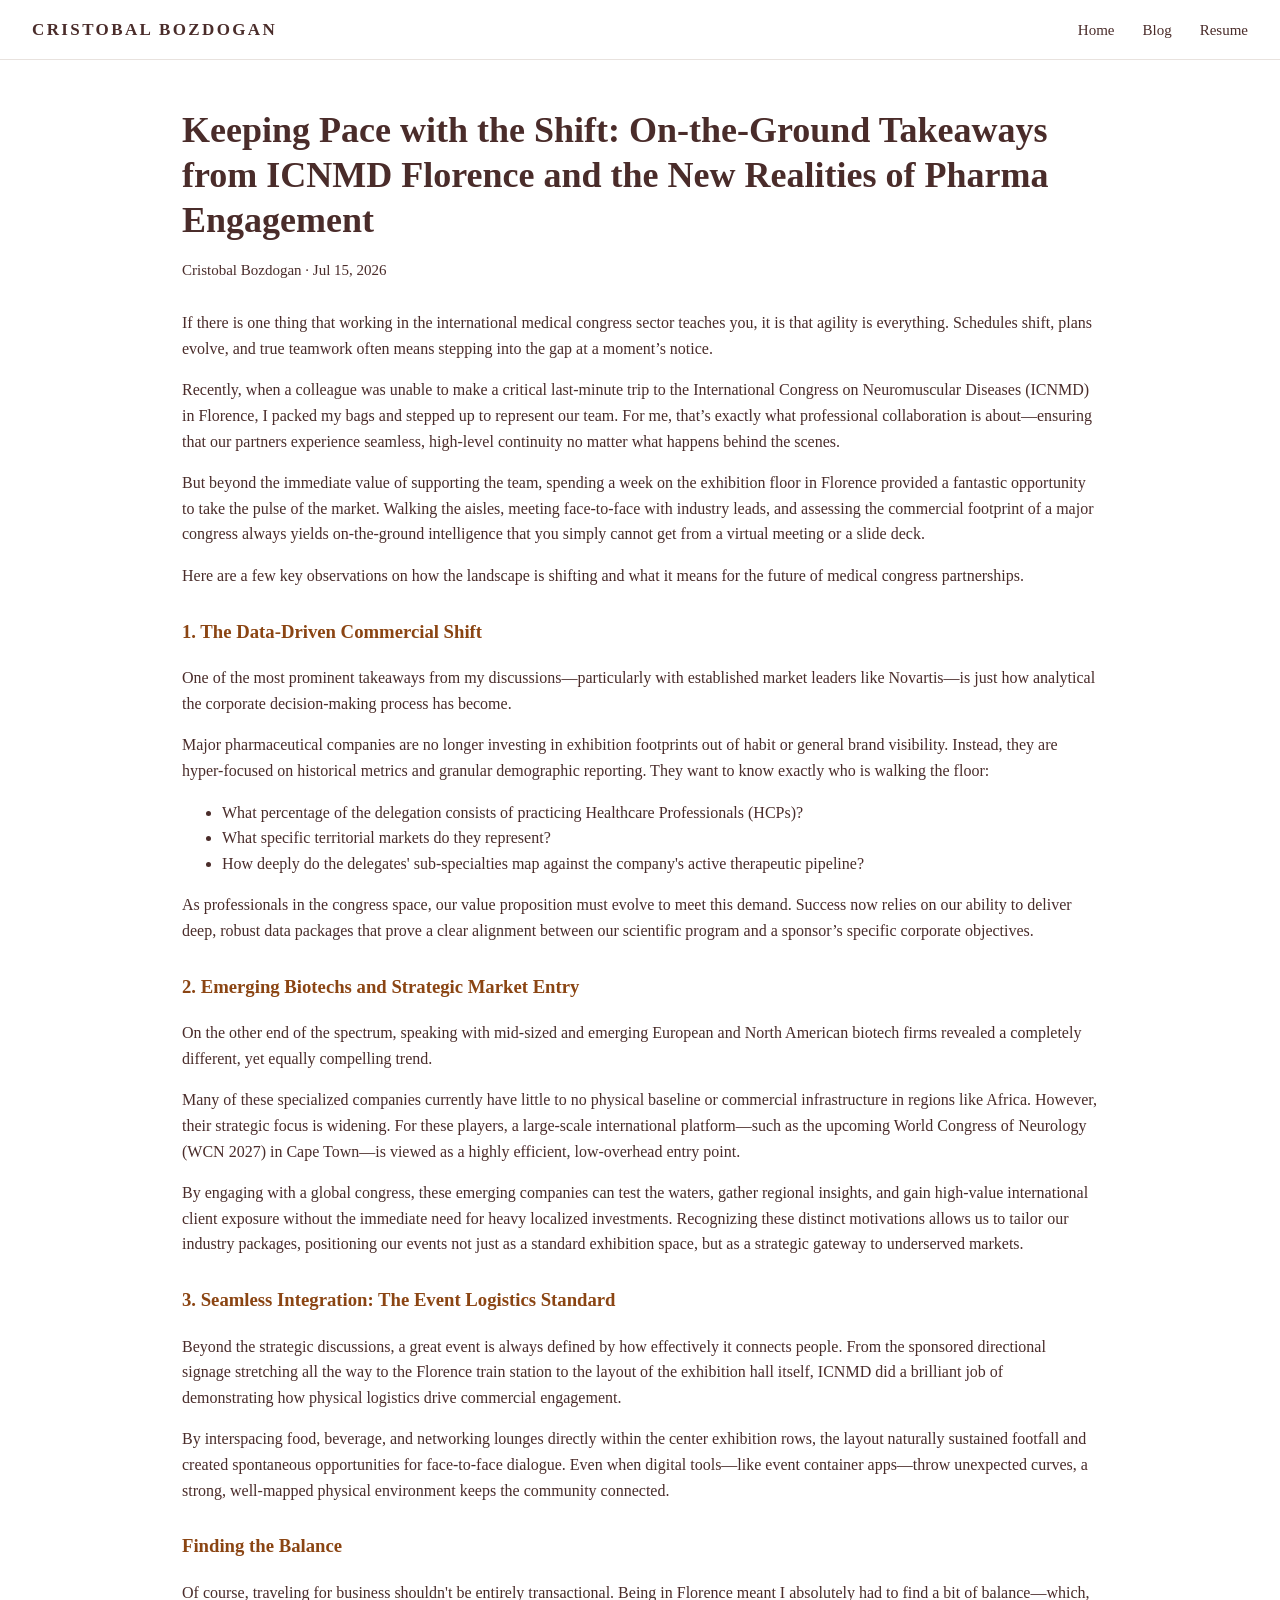
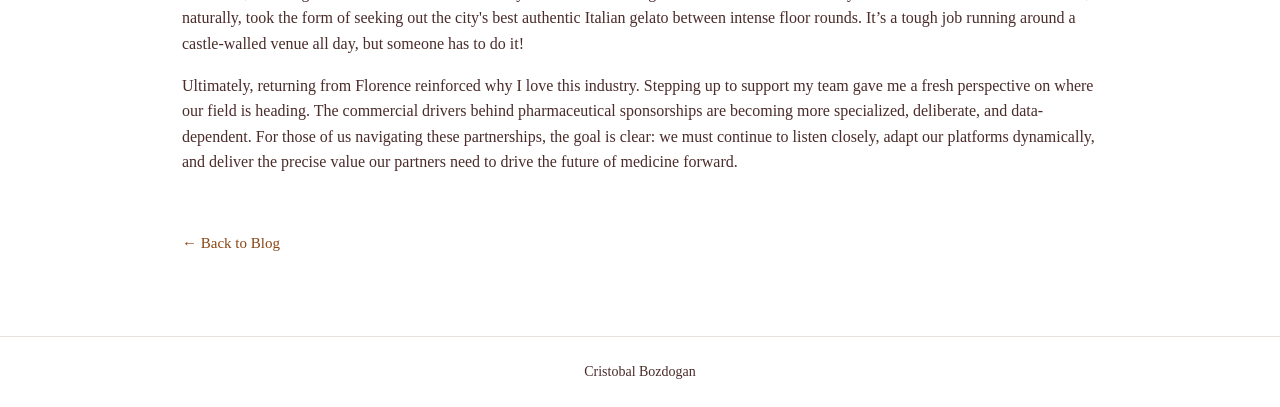
<file: post/keeping-pace-with-the-shift-on-the-ground-takeaways-from-icnmd-florence-and-the-new-realities-of-ph/index.html>
<!DOCTYPE html>
<html lang="en">
<head>
  <meta charset="UTF-8">
  <meta name="viewport" content="width=device-width, initial-scale=1.0">
  <title>Keeping Pace with the Shift: On-the-Ground Takeaways from ICNMD Florence | Cristobal Bozdogan</title>
  <link rel="stylesheet" href="../../assets/style.css">
</head>
<body>
  <header class="site-header">
    <a class="brand" href="../../index.html">CRISTOBAL BOZDOGAN</a>
    <nav class="nav-links">
      <a href="../../index.html">Home</a>
      <a href="../../blog/index.html">Blog</a>
      <a href="../../resume/index.html">Resume</a>
    </nav>
  </header>

  <main class="container">
    <article class="post">
      <h1>Keeping Pace with the Shift: On-the-Ground Takeaways from ICNMD Florence and the New Realities of Pharma Engagement</h1>
      <p class="byline">Cristobal Bozdogan &middot; Jul 15, 2026</p>

      <p>If there is one thing that working in the international medical congress sector teaches you, it is that agility is everything. Schedules shift, plans evolve, and true teamwork often means stepping into the gap at a moment&rsquo;s notice.</p>
      <p>Recently, when a colleague was unable to make a critical last-minute trip to the International Congress on Neuromuscular Diseases (ICNMD) in Florence, I packed my bags and stepped up to represent our team. For me, that&rsquo;s exactly what professional collaboration is about&mdash;ensuring that our partners experience seamless, high-level continuity no matter what happens behind the scenes.</p>
      <p>But beyond the immediate value of supporting the team, spending a week on the exhibition floor in Florence provided a fantastic opportunity to take the pulse of the market. Walking the aisles, meeting face-to-face with industry leads, and assessing the commercial footprint of a major congress always yields on-the-ground intelligence that you simply cannot get from a virtual meeting or a slide deck.</p>
      <p>Here are a few key observations on how the landscape is shifting and what it means for the future of medical congress partnerships.</p>

      <h3>1. The Data-Driven Commercial Shift</h3>
      <p>One of the most prominent takeaways from my discussions&mdash;particularly with established market leaders like Novartis&mdash;is just how analytical the corporate decision-making process has become.</p>
      <p>Major pharmaceutical companies are no longer investing in exhibition footprints out of habit or general brand visibility. Instead, they are hyper-focused on historical metrics and granular demographic reporting. They want to know exactly who is walking the floor:</p>
      <ul>
        <li>What percentage of the delegation consists of practicing Healthcare Professionals (HCPs)?</li>
        <li>What specific territorial markets do they represent?</li>
        <li>How deeply do the delegates' sub-specialties map against the company's active therapeutic pipeline?</li>
      </ul>
      <p>As professionals in the congress space, our value proposition must evolve to meet this demand. Success now relies on our ability to deliver deep, robust data packages that prove a clear alignment between our scientific program and a sponsor&rsquo;s specific corporate objectives.</p>

      <h3>2. Emerging Biotechs and Strategic Market Entry</h3>
      <p>On the other end of the spectrum, speaking with mid-sized and emerging European and North American biotech firms revealed a completely different, yet equally compelling trend.</p>
      <p>Many of these specialized companies currently have little to no physical baseline or commercial infrastructure in regions like Africa. However, their strategic focus is widening. For these players, a large-scale international platform&mdash;such as the upcoming World Congress of Neurology (WCN 2027) in Cape Town&mdash;is viewed as a highly efficient, low-overhead entry point.</p>
      <p>By engaging with a global congress, these emerging companies can test the waters, gather regional insights, and gain high-value international client exposure without the immediate need for heavy localized investments. Recognizing these distinct motivations allows us to tailor our industry packages, positioning our events not just as a standard exhibition space, but as a strategic gateway to underserved markets.</p>

      <h3>3. Seamless Integration: The Event Logistics Standard</h3>
      <p>Beyond the strategic discussions, a great event is always defined by how effectively it connects people. From the sponsored directional signage stretching all the way to the Florence train station to the layout of the exhibition hall itself, ICNMD did a brilliant job of demonstrating how physical logistics drive commercial engagement.</p>
      <p>By interspacing food, beverage, and networking lounges directly within the center exhibition rows, the layout naturally sustained footfall and created spontaneous opportunities for face-to-face dialogue. Even when digital tools&mdash;like event container apps&mdash;throw unexpected curves, a strong, well-mapped physical environment keeps the community connected.</p>

      <h3>Finding the Balance</h3>
      <p>Of course, traveling for business shouldn't be entirely transactional. Being in Florence meant I absolutely had to find a bit of balance&mdash;which, naturally, took the form of seeking out the city's best authentic Italian gelato between intense floor rounds. It&rsquo;s a tough job running around a castle-walled venue all day, but someone has to do it!</p>
      <p>Ultimately, returning from Florence reinforced why I love this industry. Stepping up to support my team gave me a fresh perspective on where our field is heading. The commercial drivers behind pharmaceutical sponsorships are becoming more specialized, deliberate, and data-dependent. For those of us navigating these partnerships, the goal is clear: we must continue to listen closely, adapt our platforms dynamically, and deliver the precise value our partners need to drive the future of medicine forward.</p>
    </article>
    <a class="back-link" href="../../blog/index.html">&larr; Back to Blog</a>
  </main>

  <footer class="site-footer">Cristobal Bozdogan</footer>
</body>
</html>
</file>
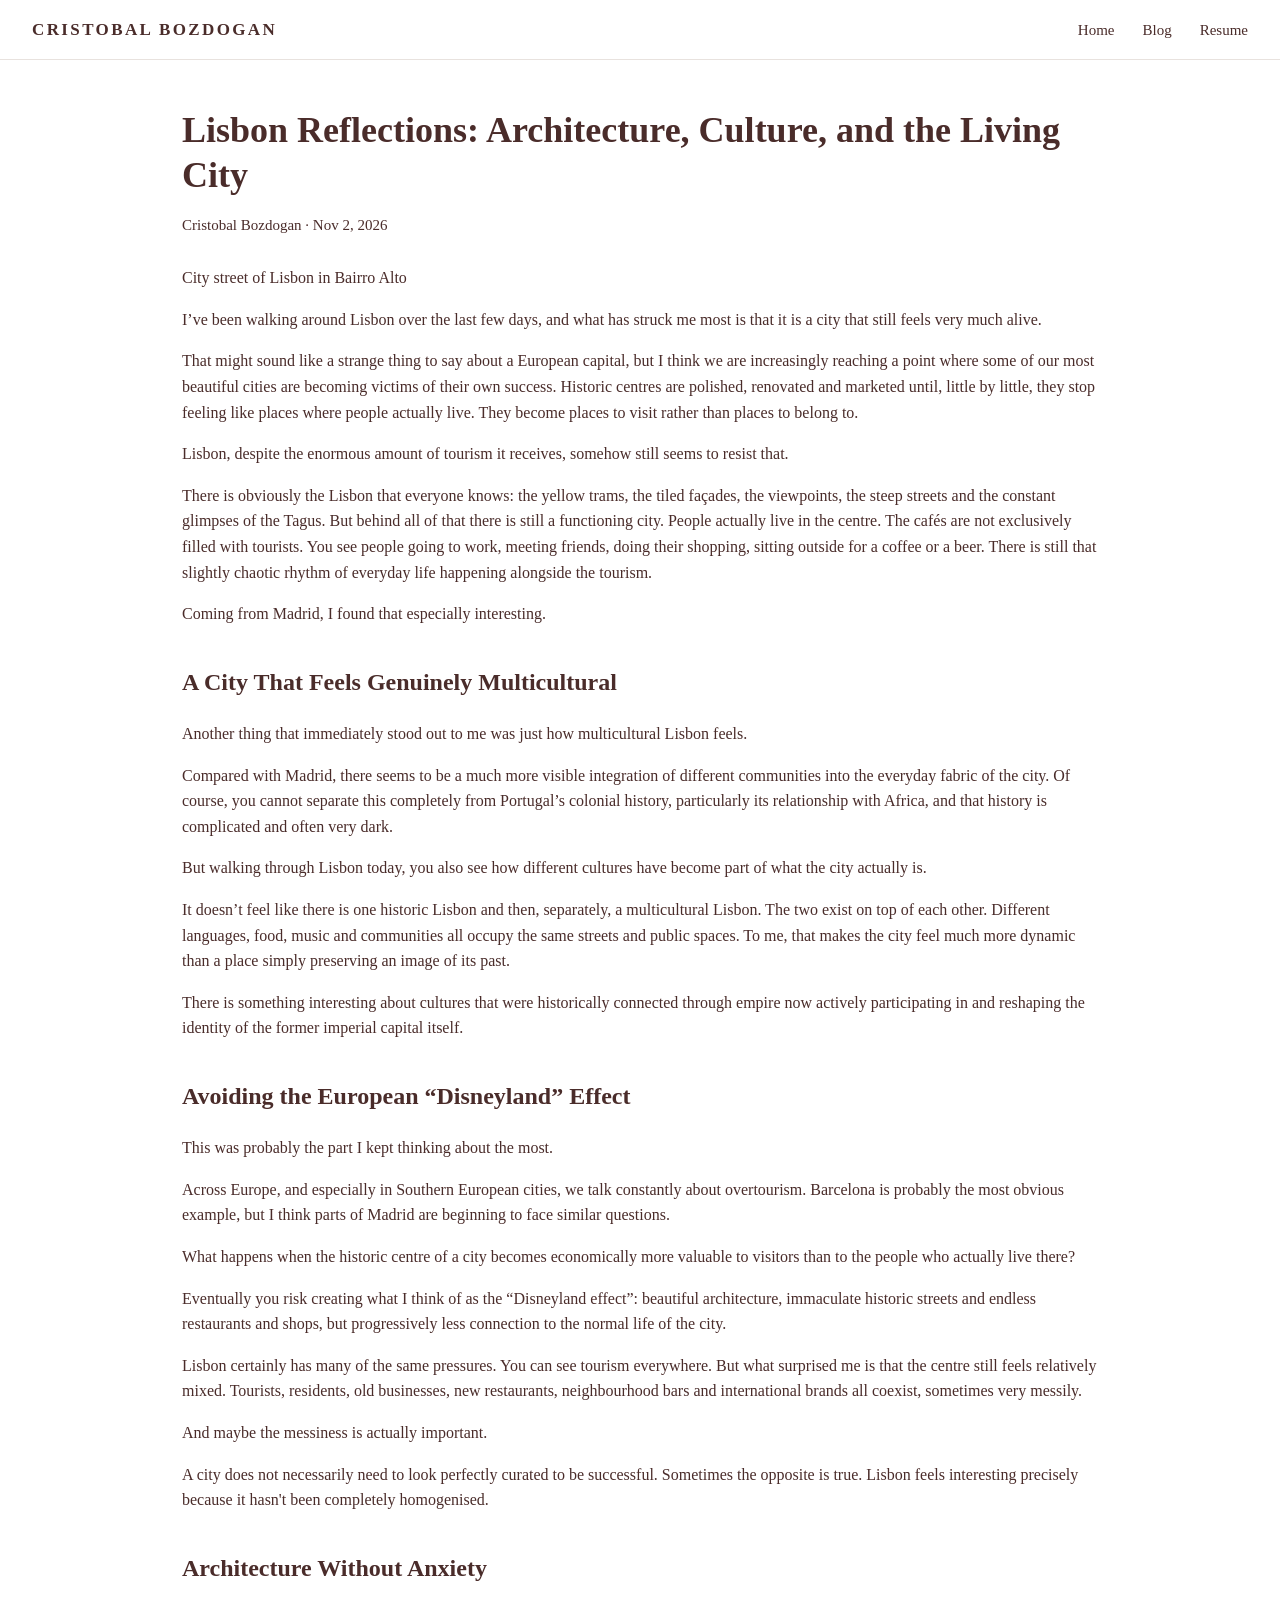
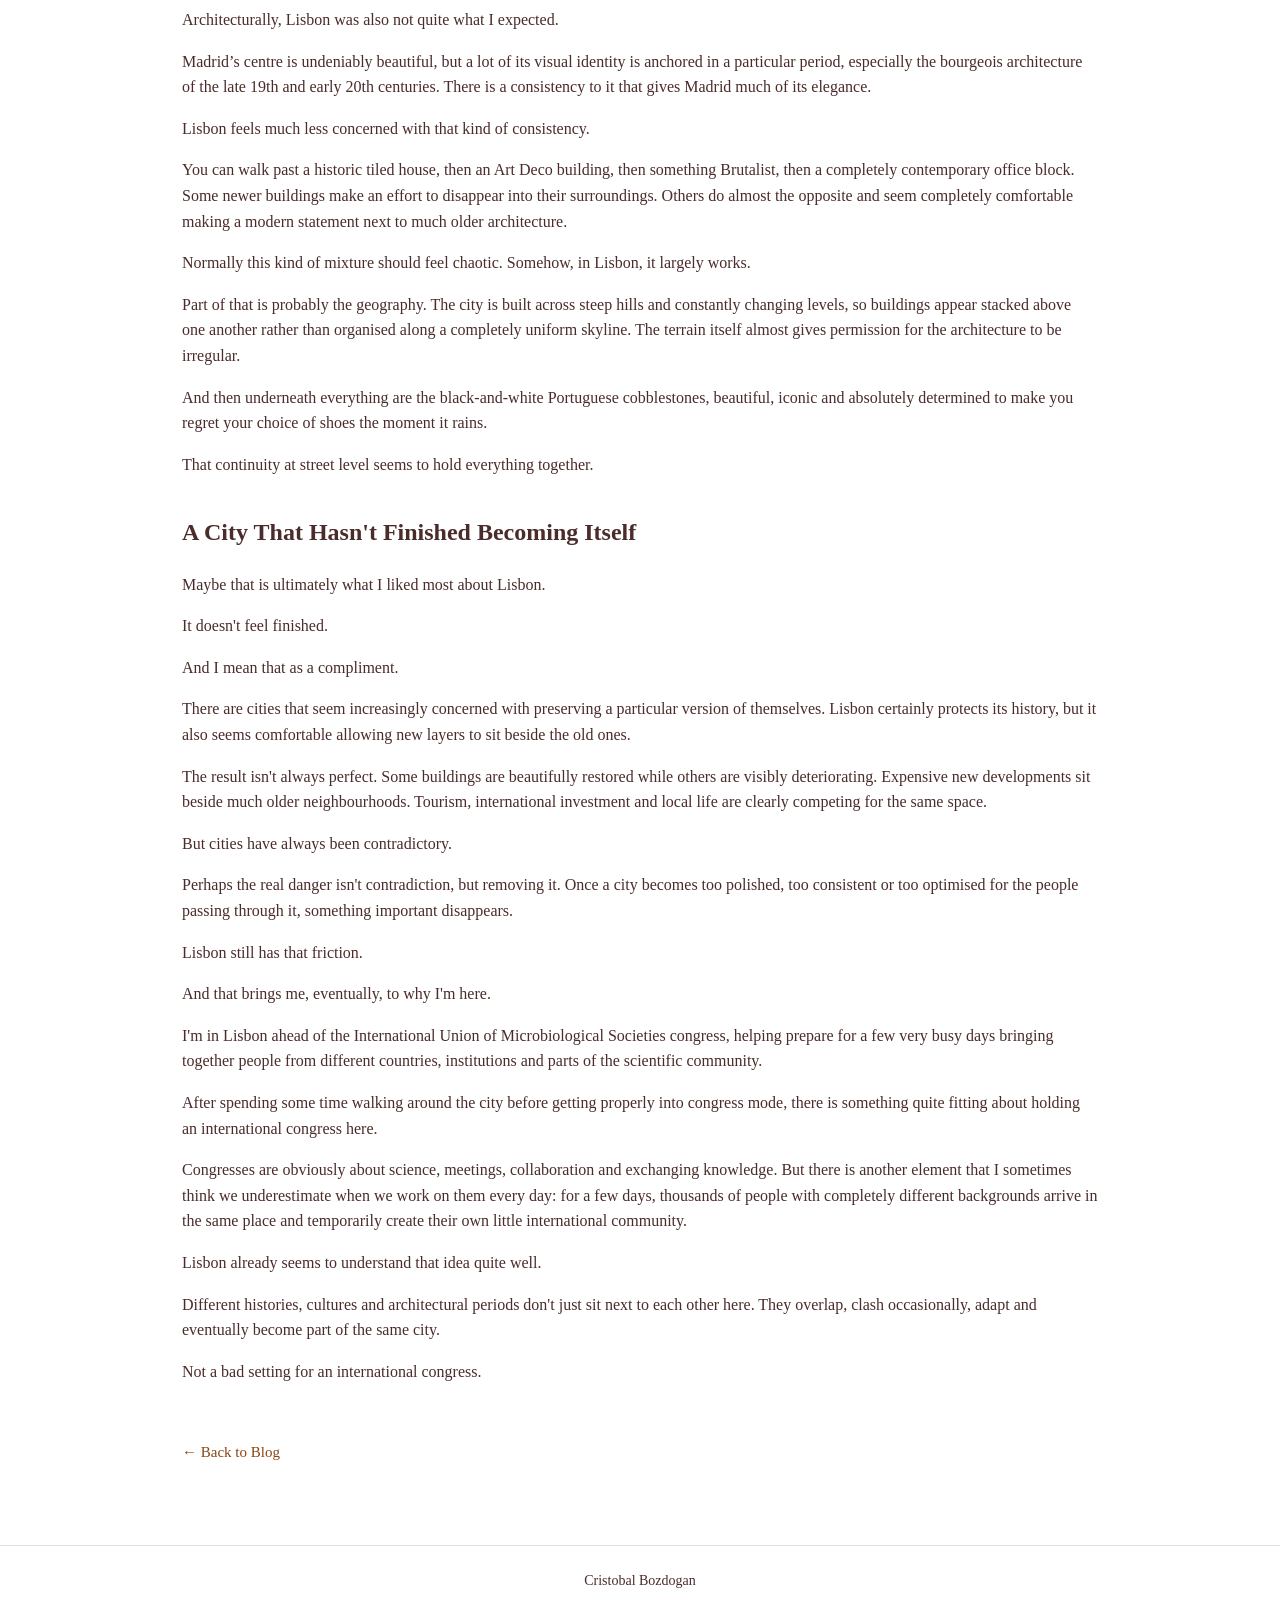
<file: post/lisbon-reflections-architecture-culture-and-the-living-city/index.html>
<!DOCTYPE html>
<html lang="en">
<head>
  <meta charset="UTF-8">
  <meta name="viewport" content="width=device-width, initial-scale=1.0">
  <title>Lisbon Reflections: Architecture, Culture, and the Living City | Cristobal Bozdogan</title>
  <link rel="stylesheet" href="../../assets/style.css">
</head>
<body>
  <header class="site-header">
    <a class="brand" href="../../index.html">CRISTOBAL BOZDOGAN</a>
    <nav class="nav-links">
      <a href="../../index.html">Home</a>
      <a href="../../blog/index.html">Blog</a>
      <a href="../../resume/index.html">Resume</a>
    </nav>
  </header>

  <main class="container">
    <article class="post">
      <h1>Lisbon Reflections: Architecture, Culture, and the Living City</h1>
      <p class="byline">Cristobal Bozdogan &middot; Nov 2, 2026</p>

      <p>City street of Lisbon in Bairro Alto</p>
      <p>I&rsquo;ve been walking around Lisbon over the last few days, and what has struck me most is that it is a city that still feels very much alive.</p>
      <p>That might sound like a strange thing to say about a European capital, but I think we are increasingly reaching a point where some of our most beautiful cities are becoming victims of their own success. Historic centres are polished, renovated and marketed until, little by little, they stop feeling like places where people actually live. They become places to visit rather than places to belong to.</p>
      <p>Lisbon, despite the enormous amount of tourism it receives, somehow still seems to resist that.</p>
      <p>There is obviously the Lisbon that everyone knows: the yellow trams, the tiled fa&ccedil;ades, the viewpoints, the steep streets and the constant glimpses of the Tagus. But behind all of that there is still a functioning city. People actually live in the centre. The caf&eacute;s are not exclusively filled with tourists. You see people going to work, meeting friends, doing their shopping, sitting outside for a coffee or a beer. There is still that slightly chaotic rhythm of everyday life happening alongside the tourism.</p>
      <p>Coming from Madrid, I found that especially interesting.</p>

      <h2>A City That Feels Genuinely Multicultural</h2>
      <p>Another thing that immediately stood out to me was just how multicultural Lisbon feels.</p>
      <p>Compared with Madrid, there seems to be a much more visible integration of different communities into the everyday fabric of the city. Of course, you cannot separate this completely from Portugal&rsquo;s colonial history, particularly its relationship with Africa, and that history is complicated and often very dark.</p>
      <p>But walking through Lisbon today, you also see how different cultures have become part of what the city actually is.</p>
      <p>It doesn&rsquo;t feel like there is one historic Lisbon and then, separately, a multicultural Lisbon. The two exist on top of each other. Different languages, food, music and communities all occupy the same streets and public spaces. To me, that makes the city feel much more dynamic than a place simply preserving an image of its past.</p>
      <p>There is something interesting about cultures that were historically connected through empire now actively participating in and reshaping the identity of the former imperial capital itself.</p>

      <h2>Avoiding the European &ldquo;Disneyland&rdquo; Effect</h2>
      <p>This was probably the part I kept thinking about the most.</p>
      <p>Across Europe, and especially in Southern European cities, we talk constantly about overtourism. Barcelona is probably the most obvious example, but I think parts of Madrid are beginning to face similar questions.</p>
      <p>What happens when the historic centre of a city becomes economically more valuable to visitors than to the people who actually live there?</p>
      <p>Eventually you risk creating what I think of as the &ldquo;Disneyland effect&rdquo;: beautiful architecture, immaculate historic streets and endless restaurants and shops, but progressively less connection to the normal life of the city.</p>
      <p>Lisbon certainly has many of the same pressures. You can see tourism everywhere. But what surprised me is that the centre still feels relatively mixed. Tourists, residents, old businesses, new restaurants, neighbourhood bars and international brands all coexist, sometimes very messily.</p>
      <p>And maybe the messiness is actually important.</p>
      <p>A city does not necessarily need to look perfectly curated to be successful. Sometimes the opposite is true. Lisbon feels interesting precisely because it hasn't been completely homogenised.</p>

      <h2>Architecture Without Anxiety</h2>
      <p>Architecturally, Lisbon was also not quite what I expected.</p>
      <p>Madrid&rsquo;s centre is undeniably beautiful, but a lot of its visual identity is anchored in a particular period, especially the bourgeois architecture of the late 19th and early 20th centuries. There is a consistency to it that gives Madrid much of its elegance.</p>
      <p>Lisbon feels much less concerned with that kind of consistency.</p>
      <p>You can walk past a historic tiled house, then an Art Deco building, then something Brutalist, then a completely contemporary office block. Some newer buildings make an effort to disappear into their surroundings. Others do almost the opposite and seem completely comfortable making a modern statement next to much older architecture.</p>
      <p>Normally this kind of mixture should feel chaotic. Somehow, in Lisbon, it largely works.</p>
      <p>Part of that is probably the geography. The city is built across steep hills and constantly changing levels, so buildings appear stacked above one another rather than organised along a completely uniform skyline. The terrain itself almost gives permission for the architecture to be irregular.</p>
      <p>And then underneath everything are the black-and-white Portuguese cobblestones, beautiful, iconic and absolutely determined to make you regret your choice of shoes the moment it rains.</p>
      <p>That continuity at street level seems to hold everything together.</p>

      <h2>A City That Hasn't Finished Becoming Itself</h2>
      <p>Maybe that is ultimately what I liked most about Lisbon.</p>
      <p>It doesn't feel finished.</p>
      <p>And I mean that as a compliment.</p>
      <p>There are cities that seem increasingly concerned with preserving a particular version of themselves. Lisbon certainly protects its history, but it also seems comfortable allowing new layers to sit beside the old ones.</p>
      <p>The result isn't always perfect. Some buildings are beautifully restored while others are visibly deteriorating. Expensive new developments sit beside much older neighbourhoods. Tourism, international investment and local life are clearly competing for the same space.</p>
      <p>But cities have always been contradictory.</p>
      <p>Perhaps the real danger isn't contradiction, but removing it. Once a city becomes too polished, too consistent or too optimised for the people passing through it, something important disappears.</p>
      <p>Lisbon still has that friction.</p>
      <p>And that brings me, eventually, to why I'm here.</p>
      <p>I'm in Lisbon ahead of the International Union of Microbiological Societies congress, helping prepare for a few very busy days bringing together people from different countries, institutions and parts of the scientific community.</p>
      <p>After spending some time walking around the city before getting properly into congress mode, there is something quite fitting about holding an international congress here.</p>
      <p>Congresses are obviously about science, meetings, collaboration and exchanging knowledge. But there is another element that I sometimes think we underestimate when we work on them every day: for a few days, thousands of people with completely different backgrounds arrive in the same place and temporarily create their own little international community.</p>
      <p>Lisbon already seems to understand that idea quite well.</p>
      <p>Different histories, cultures and architectural periods don't just sit next to each other here. They overlap, clash occasionally, adapt and eventually become part of the same city.</p>
      <p>Not a bad setting for an international congress.</p>
    </article>
    <a class="back-link" href="../../blog/index.html">&larr; Back to Blog</a>
  </main>

  <footer class="site-footer">Cristobal Bozdogan</footer>
</body>
</html>
</file>
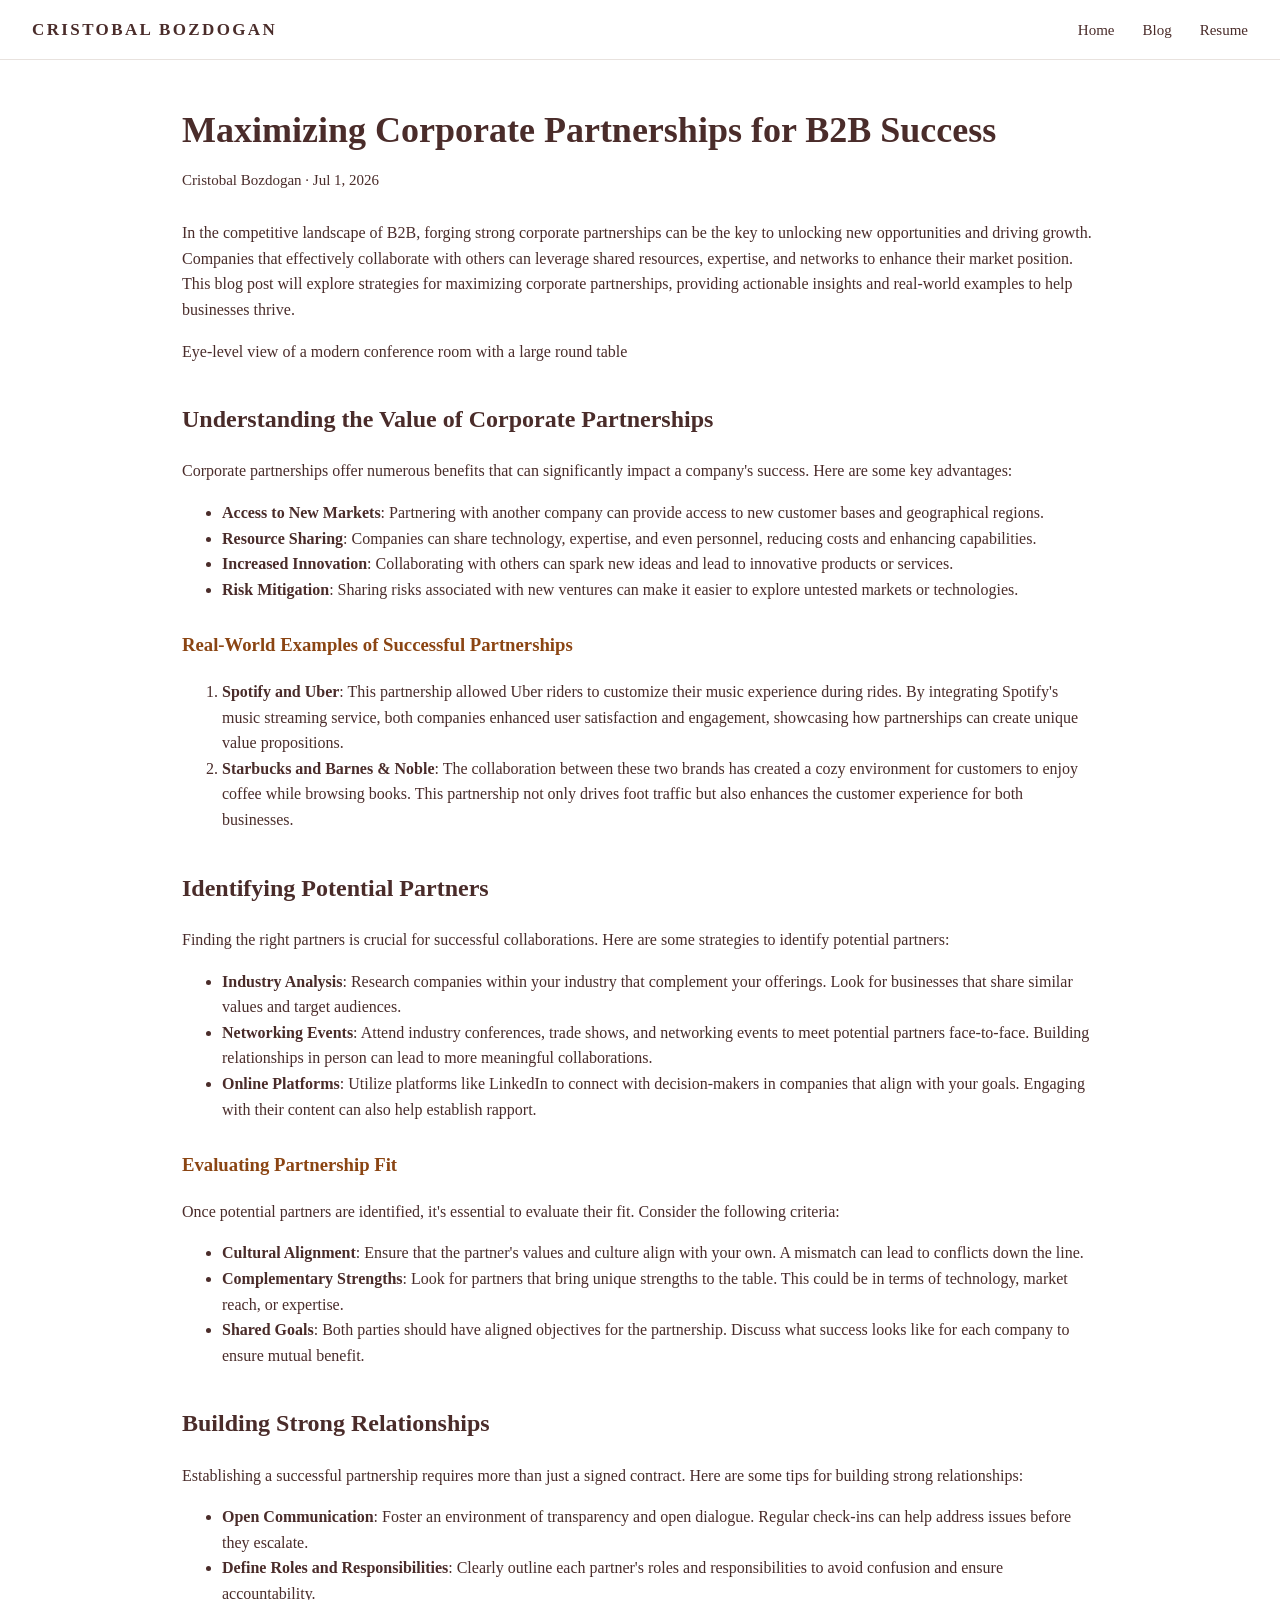
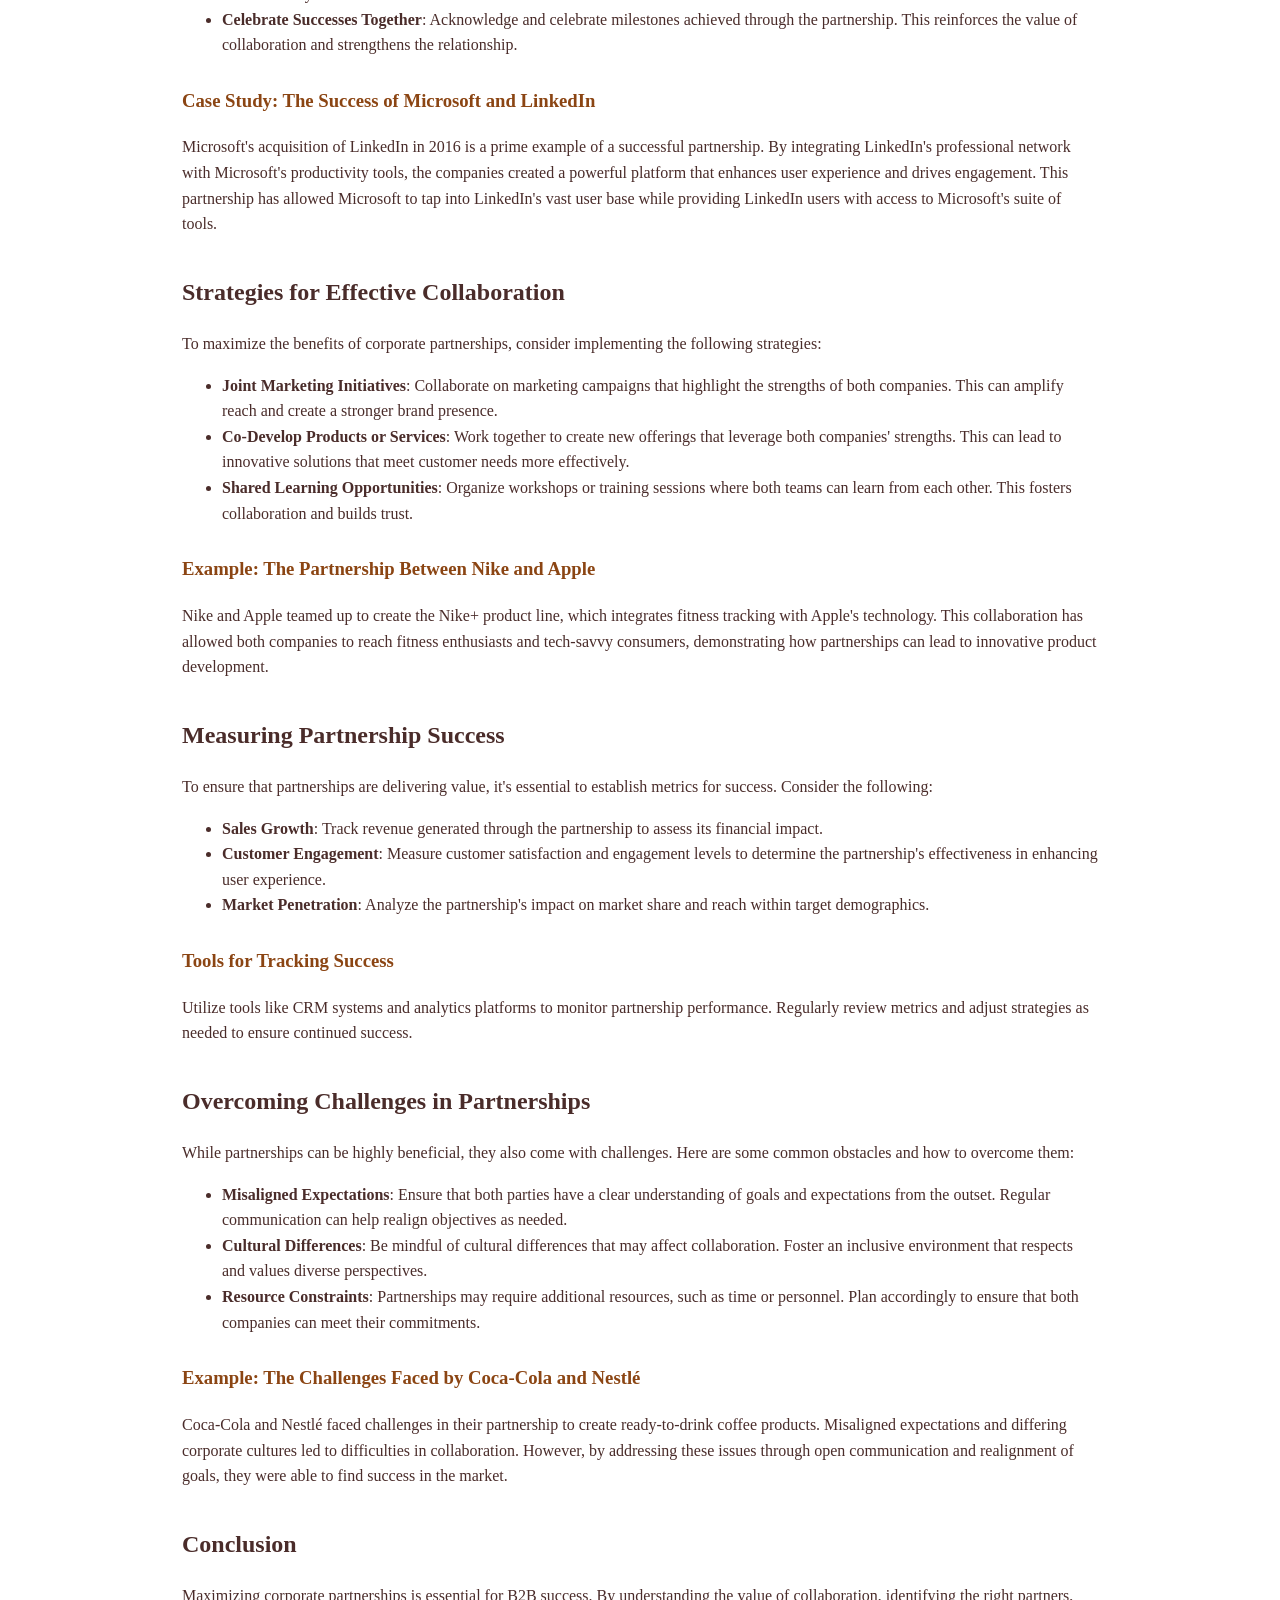
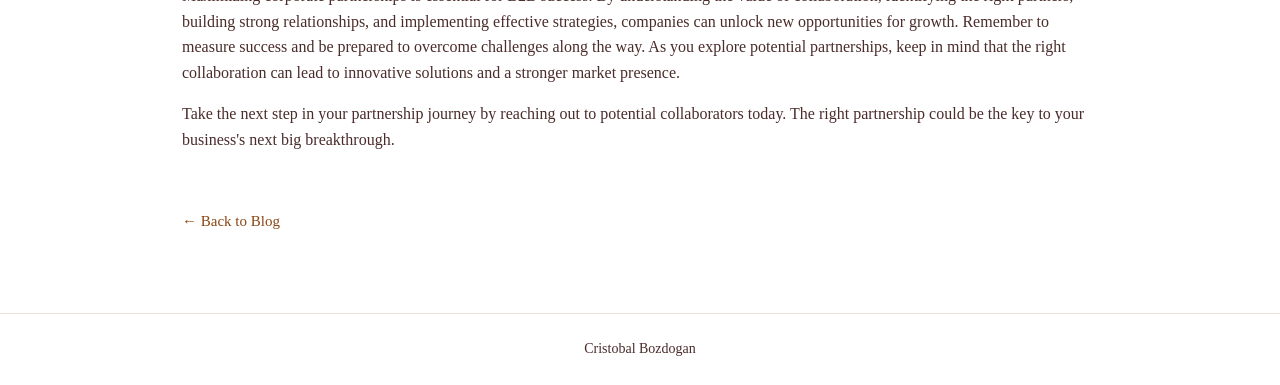
<file: post/maximizing-corporate-partnerships-for-b2b-success/index.html>
<!DOCTYPE html>
<html lang="en">
<head>
  <meta charset="UTF-8">
  <meta name="viewport" content="width=device-width, initial-scale=1.0">
  <title>Maximizing Corporate Partnerships for B2B Success | Cristobal Bozdogan</title>
  <link rel="stylesheet" href="../../assets/style.css">
</head>
<body>
  <header class="site-header">
    <a class="brand" href="../../index.html">CRISTOBAL BOZDOGAN</a>
    <nav class="nav-links">
      <a href="../../index.html">Home</a>
      <a href="../../blog/index.html">Blog</a>
      <a href="../../resume/index.html">Resume</a>
    </nav>
  </header>

  <main class="container">
    <article class="post">
      <h1>Maximizing Corporate Partnerships for B2B Success</h1>
      <p class="byline">Cristobal Bozdogan &middot; Jul 1, 2026</p>

      <p>In the competitive landscape of B2B, forging strong corporate partnerships can be the key to unlocking new opportunities and driving growth. Companies that effectively collaborate with others can leverage shared resources, expertise, and networks to enhance their market position. This blog post will explore strategies for maximizing corporate partnerships, providing actionable insights and real-world examples to help businesses thrive.</p>
      <p>Eye-level view of a modern conference room with a large round table</p>

      <h2>Understanding the Value of Corporate Partnerships</h2>
      <p>Corporate partnerships offer numerous benefits that can significantly impact a company's success. Here are some key advantages:</p>
      <ul>
        <li><strong>Access to New Markets</strong>: Partnering with another company can provide access to new customer bases and geographical regions.</li>
        <li><strong>Resource Sharing</strong>: Companies can share technology, expertise, and even personnel, reducing costs and enhancing capabilities.</li>
        <li><strong>Increased Innovation</strong>: Collaborating with others can spark new ideas and lead to innovative products or services.</li>
        <li><strong>Risk Mitigation</strong>: Sharing risks associated with new ventures can make it easier to explore untested markets or technologies.</li>
      </ul>

      <h3>Real-World Examples of Successful Partnerships</h3>
      <ol>
        <li><strong>Spotify and Uber</strong>: This partnership allowed Uber riders to customize their music experience during rides. By integrating Spotify's music streaming service, both companies enhanced user satisfaction and engagement, showcasing how partnerships can create unique value propositions.</li>
        <li><strong>Starbucks and Barnes &amp; Noble</strong>: The collaboration between these two brands has created a cozy environment for customers to enjoy coffee while browsing books. This partnership not only drives foot traffic but also enhances the customer experience for both businesses.</li>
      </ol>

      <h2>Identifying Potential Partners</h2>
      <p>Finding the right partners is crucial for successful collaborations. Here are some strategies to identify potential partners:</p>
      <ul>
        <li><strong>Industry Analysis</strong>: Research companies within your industry that complement your offerings. Look for businesses that share similar values and target audiences.</li>
        <li><strong>Networking Events</strong>: Attend industry conferences, trade shows, and networking events to meet potential partners face-to-face. Building relationships in person can lead to more meaningful collaborations.</li>
        <li><strong>Online Platforms</strong>: Utilize platforms like LinkedIn to connect with decision-makers in companies that align with your goals. Engaging with their content can also help establish rapport.</li>
      </ul>

      <h3>Evaluating Partnership Fit</h3>
      <p>Once potential partners are identified, it's essential to evaluate their fit. Consider the following criteria:</p>
      <ul>
        <li><strong>Cultural Alignment</strong>: Ensure that the partner's values and culture align with your own. A mismatch can lead to conflicts down the line.</li>
        <li><strong>Complementary Strengths</strong>: Look for partners that bring unique strengths to the table. This could be in terms of technology, market reach, or expertise.</li>
        <li><strong>Shared Goals</strong>: Both parties should have aligned objectives for the partnership. Discuss what success looks like for each company to ensure mutual benefit.</li>
      </ul>

      <h2>Building Strong Relationships</h2>
      <p>Establishing a successful partnership requires more than just a signed contract. Here are some tips for building strong relationships:</p>
      <ul>
        <li><strong>Open Communication</strong>: Foster an environment of transparency and open dialogue. Regular check-ins can help address issues before they escalate.</li>
        <li><strong>Define Roles and Responsibilities</strong>: Clearly outline each partner's roles and responsibilities to avoid confusion and ensure accountability.</li>
        <li><strong>Celebrate Successes Together</strong>: Acknowledge and celebrate milestones achieved through the partnership. This reinforces the value of collaboration and strengthens the relationship.</li>
      </ul>

      <h3>Case Study: The Success of Microsoft and LinkedIn</h3>
      <p>Microsoft's acquisition of LinkedIn in 2016 is a prime example of a successful partnership. By integrating LinkedIn's professional network with Microsoft's productivity tools, the companies created a powerful platform that enhances user experience and drives engagement. This partnership has allowed Microsoft to tap into LinkedIn's vast user base while providing LinkedIn users with access to Microsoft's suite of tools.</p>

      <h2>Strategies for Effective Collaboration</h2>
      <p>To maximize the benefits of corporate partnerships, consider implementing the following strategies:</p>
      <ul>
        <li><strong>Joint Marketing Initiatives</strong>: Collaborate on marketing campaigns that highlight the strengths of both companies. This can amplify reach and create a stronger brand presence.</li>
        <li><strong>Co-Develop Products or Services</strong>: Work together to create new offerings that leverage both companies' strengths. This can lead to innovative solutions that meet customer needs more effectively.</li>
        <li><strong>Shared Learning Opportunities</strong>: Organize workshops or training sessions where both teams can learn from each other. This fosters collaboration and builds trust.</li>
      </ul>

      <h3>Example: The Partnership Between Nike and Apple</h3>
      <p>Nike and Apple teamed up to create the Nike+ product line, which integrates fitness tracking with Apple's technology. This collaboration has allowed both companies to reach fitness enthusiasts and tech-savvy consumers, demonstrating how partnerships can lead to innovative product development.</p>

      <h2>Measuring Partnership Success</h2>
      <p>To ensure that partnerships are delivering value, it's essential to establish metrics for success. Consider the following:</p>
      <ul>
        <li><strong>Sales Growth</strong>: Track revenue generated through the partnership to assess its financial impact.</li>
        <li><strong>Customer Engagement</strong>: Measure customer satisfaction and engagement levels to determine the partnership's effectiveness in enhancing user experience.</li>
        <li><strong>Market Penetration</strong>: Analyze the partnership's impact on market share and reach within target demographics.</li>
      </ul>

      <h3>Tools for Tracking Success</h3>
      <p>Utilize tools like CRM systems and analytics platforms to monitor partnership performance. Regularly review metrics and adjust strategies as needed to ensure continued success.</p>

      <h2>Overcoming Challenges in Partnerships</h2>
      <p>While partnerships can be highly beneficial, they also come with challenges. Here are some common obstacles and how to overcome them:</p>
      <ul>
        <li><strong>Misaligned Expectations</strong>: Ensure that both parties have a clear understanding of goals and expectations from the outset. Regular communication can help realign objectives as needed.</li>
        <li><strong>Cultural Differences</strong>: Be mindful of cultural differences that may affect collaboration. Foster an inclusive environment that respects and values diverse perspectives.</li>
        <li><strong>Resource Constraints</strong>: Partnerships may require additional resources, such as time or personnel. Plan accordingly to ensure that both companies can meet their commitments.</li>
      </ul>

      <h3>Example: The Challenges Faced by Coca-Cola and Nestl&eacute;</h3>
      <p>Coca-Cola and Nestl&eacute; faced challenges in their partnership to create ready-to-drink coffee products. Misaligned expectations and differing corporate cultures led to difficulties in collaboration. However, by addressing these issues through open communication and realignment of goals, they were able to find success in the market.</p>

      <h2>Conclusion</h2>
      <p>Maximizing corporate partnerships is essential for B2B success. By understanding the value of collaboration, identifying the right partners, building strong relationships, and implementing effective strategies, companies can unlock new opportunities for growth. Remember to measure success and be prepared to overcome challenges along the way. As you explore potential partnerships, keep in mind that the right collaboration can lead to innovative solutions and a stronger market presence.</p>
      <p>Take the next step in your partnership journey by reaching out to potential collaborators today. The right partnership could be the key to your business's next big breakthrough.</p>
    </article>
    <a class="back-link" href="../../blog/index.html">&larr; Back to Blog</a>
  </main>

  <footer class="site-footer">Cristobal Bozdogan</footer>
</body>
</html>
</file>
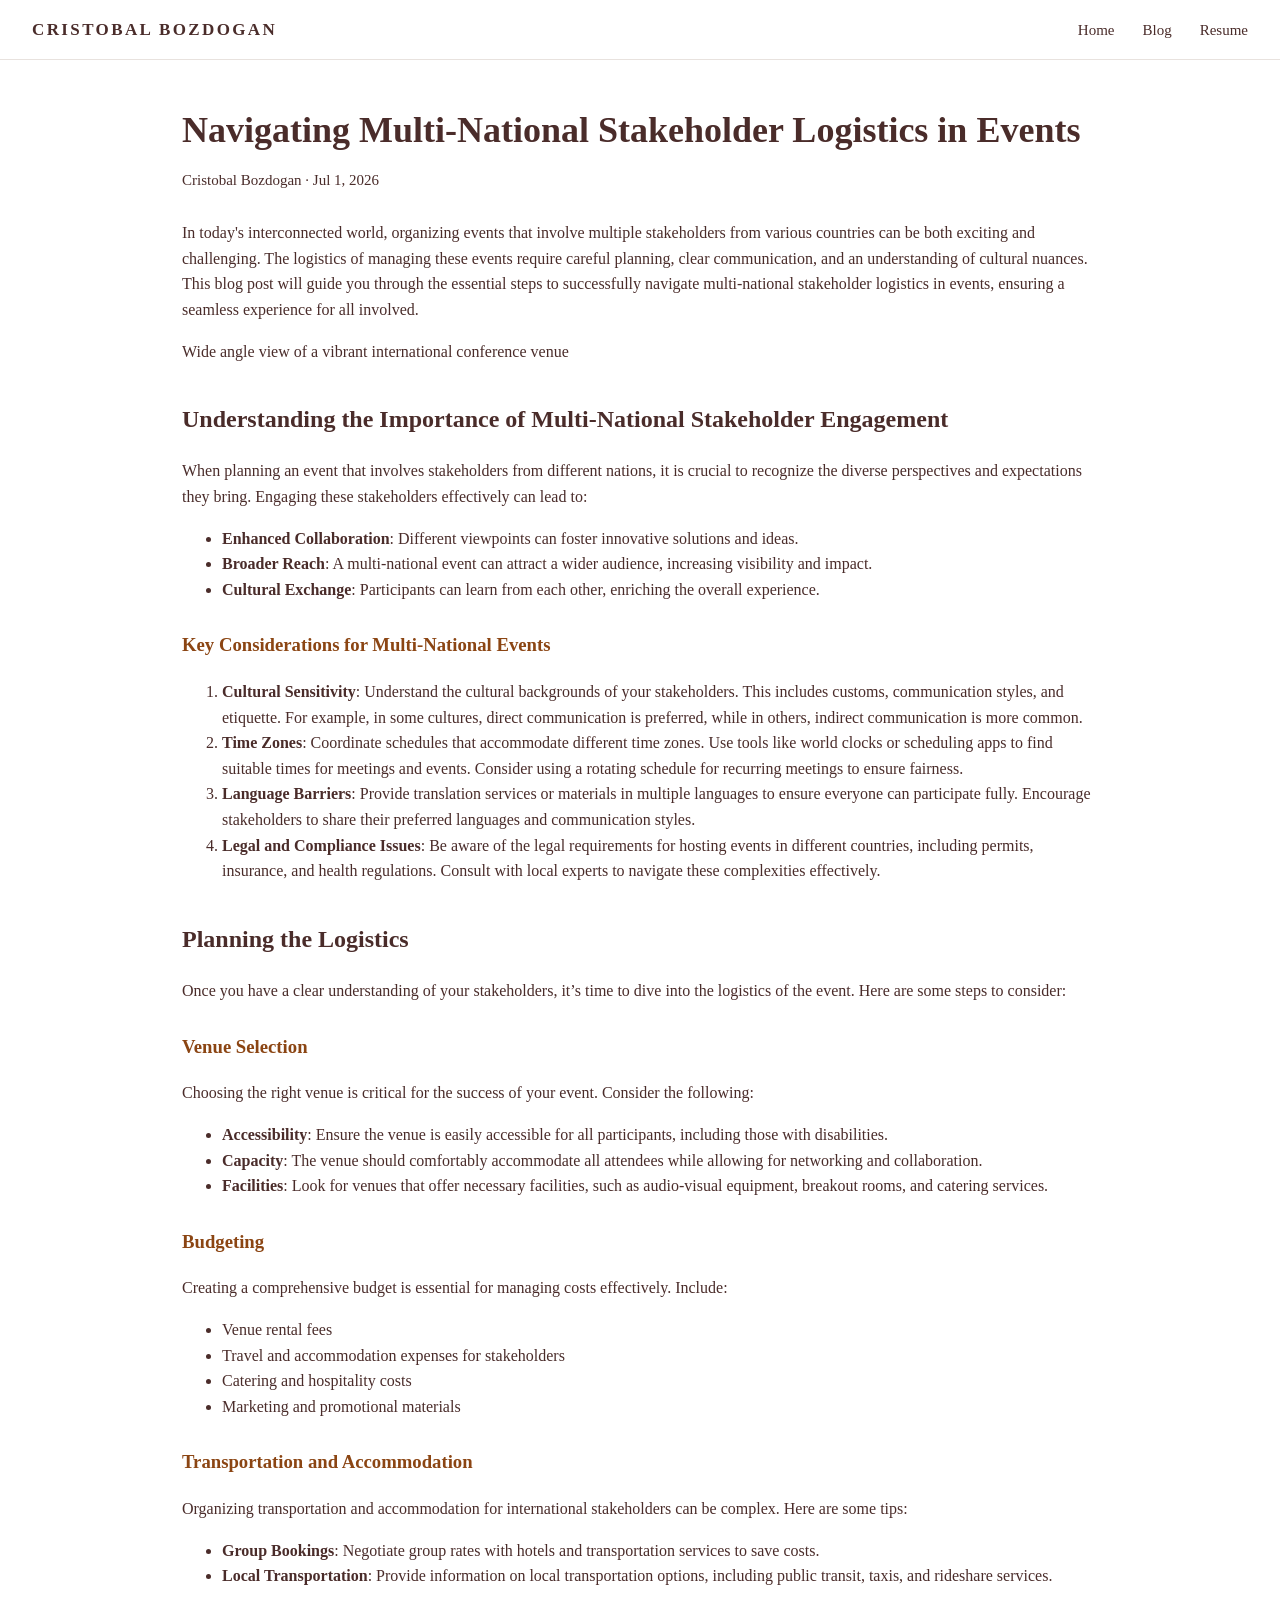
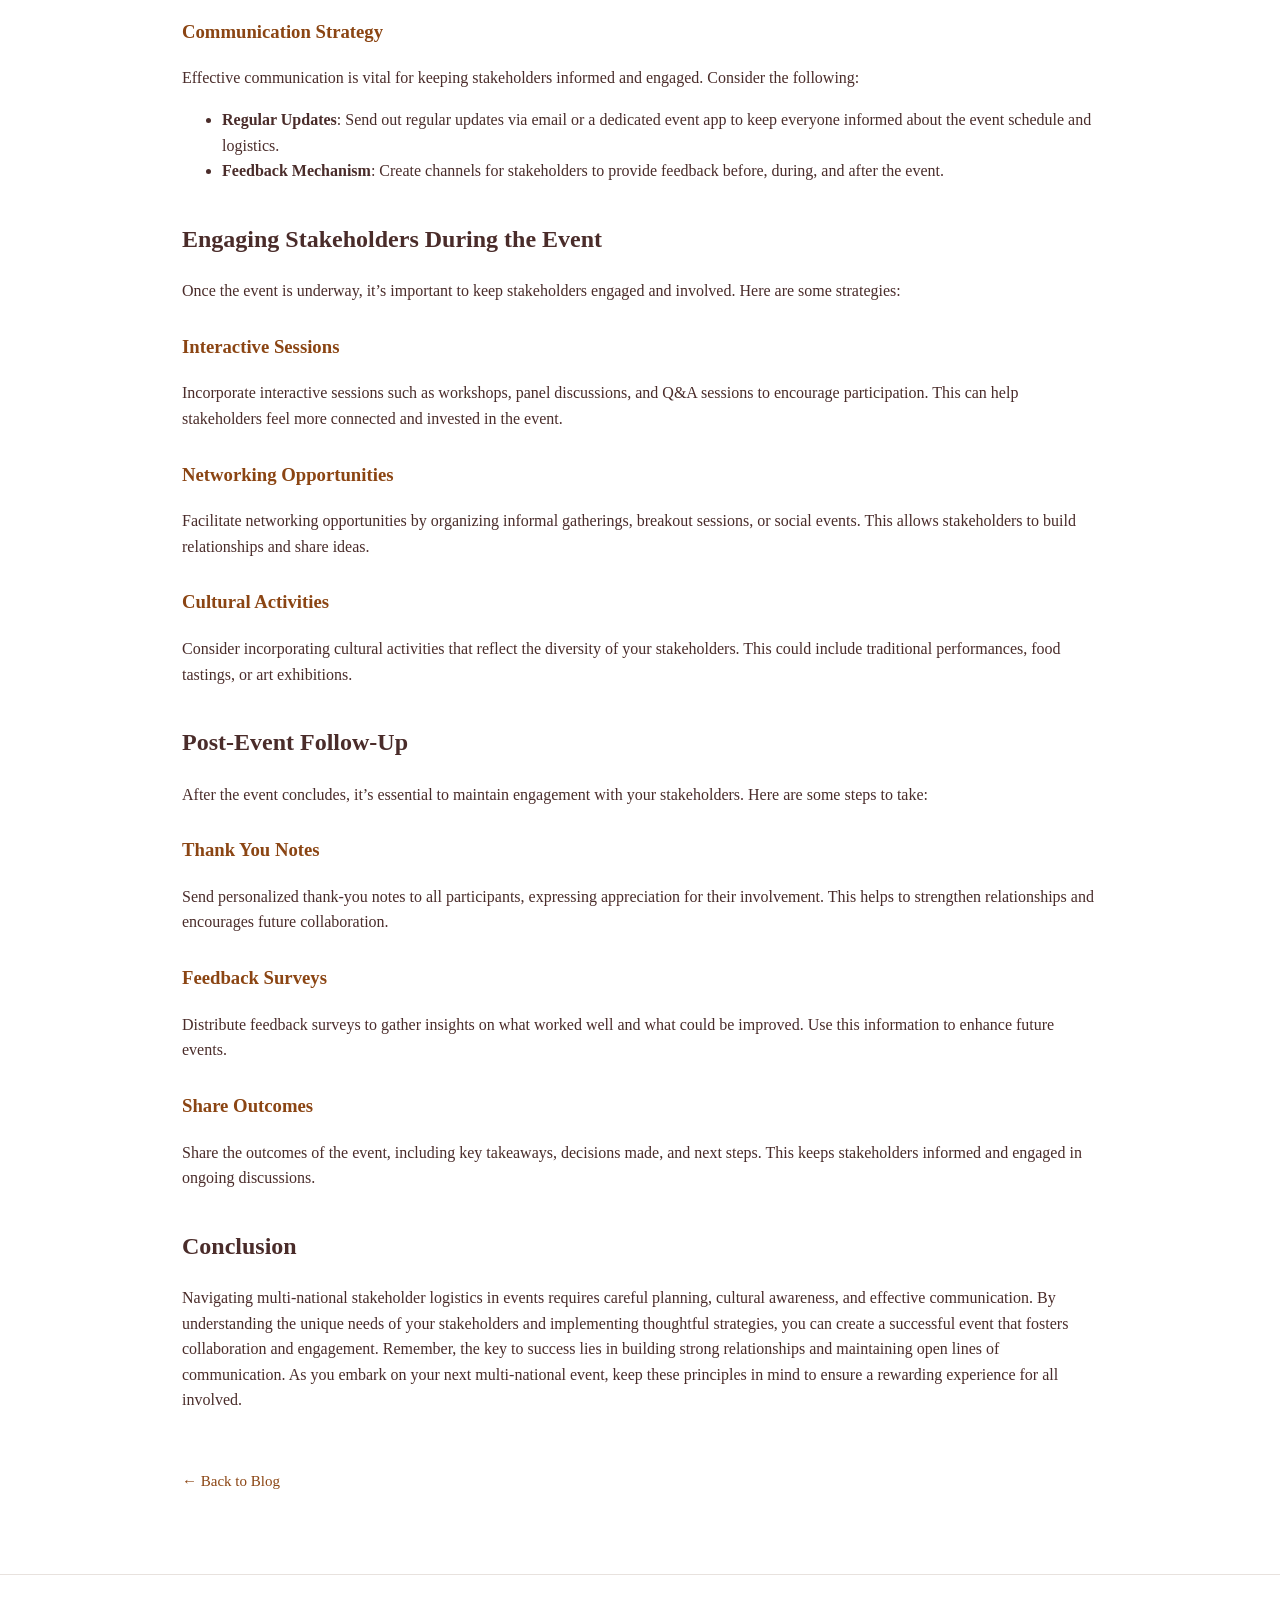
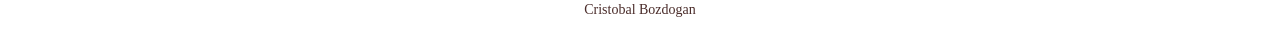
<file: post/navigating-multi-national-stakeholder-logistics-in-events/index.html>
<!DOCTYPE html>
<html lang="en">
<head>
  <meta charset="UTF-8">
  <meta name="viewport" content="width=device-width, initial-scale=1.0">
  <title>Navigating Multi-National Stakeholder Logistics in Events | Cristobal Bozdogan</title>
  <link rel="stylesheet" href="../../assets/style.css">
</head>
<body>
  <header class="site-header">
    <a class="brand" href="../../index.html">CRISTOBAL BOZDOGAN</a>
    <nav class="nav-links">
      <a href="../../index.html">Home</a>
      <a href="../../blog/index.html">Blog</a>
      <a href="../../resume/index.html">Resume</a>
    </nav>
  </header>

  <main class="container">
    <article class="post">
      <h1>Navigating Multi-National Stakeholder Logistics in Events</h1>
      <p class="byline">Cristobal Bozdogan &middot; Jul 1, 2026</p>

      <p>In today's interconnected world, organizing events that involve multiple stakeholders from various countries can be both exciting and challenging. The logistics of managing these events require careful planning, clear communication, and an understanding of cultural nuances. This blog post will guide you through the essential steps to successfully navigate multi-national stakeholder logistics in events, ensuring a seamless experience for all involved.</p>
      <p>Wide angle view of a vibrant international conference venue</p>

      <h2>Understanding the Importance of Multi-National Stakeholder Engagement</h2>
      <p>When planning an event that involves stakeholders from different nations, it is crucial to recognize the diverse perspectives and expectations they bring. Engaging these stakeholders effectively can lead to:</p>
      <ul>
        <li><strong>Enhanced Collaboration</strong>: Different viewpoints can foster innovative solutions and ideas.</li>
        <li><strong>Broader Reach</strong>: A multi-national event can attract a wider audience, increasing visibility and impact.</li>
        <li><strong>Cultural Exchange</strong>: Participants can learn from each other, enriching the overall experience.</li>
      </ul>

      <h3>Key Considerations for Multi-National Events</h3>
      <ol>
        <li><strong>Cultural Sensitivity</strong>: Understand the cultural backgrounds of your stakeholders. This includes customs, communication styles, and etiquette. For example, in some cultures, direct communication is preferred, while in others, indirect communication is more common.</li>
        <li><strong>Time Zones</strong>: Coordinate schedules that accommodate different time zones. Use tools like world clocks or scheduling apps to find suitable times for meetings and events. Consider using a rotating schedule for recurring meetings to ensure fairness.</li>
        <li><strong>Language Barriers</strong>: Provide translation services or materials in multiple languages to ensure everyone can participate fully. Encourage stakeholders to share their preferred languages and communication styles.</li>
        <li><strong>Legal and Compliance Issues</strong>: Be aware of the legal requirements for hosting events in different countries, including permits, insurance, and health regulations. Consult with local experts to navigate these complexities effectively.</li>
      </ol>

      <h2>Planning the Logistics</h2>
      <p>Once you have a clear understanding of your stakeholders, it&rsquo;s time to dive into the logistics of the event. Here are some steps to consider:</p>

      <h3>Venue Selection</h3>
      <p>Choosing the right venue is critical for the success of your event. Consider the following:</p>
      <ul>
        <li><strong>Accessibility</strong>: Ensure the venue is easily accessible for all participants, including those with disabilities.</li>
        <li><strong>Capacity</strong>: The venue should comfortably accommodate all attendees while allowing for networking and collaboration.</li>
        <li><strong>Facilities</strong>: Look for venues that offer necessary facilities, such as audio-visual equipment, breakout rooms, and catering services.</li>
      </ul>

      <h3>Budgeting</h3>
      <p>Creating a comprehensive budget is essential for managing costs effectively. Include:</p>
      <ul>
        <li>Venue rental fees</li>
        <li>Travel and accommodation expenses for stakeholders</li>
        <li>Catering and hospitality costs</li>
        <li>Marketing and promotional materials</li>
      </ul>

      <h3>Transportation and Accommodation</h3>
      <p>Organizing transportation and accommodation for international stakeholders can be complex. Here are some tips:</p>
      <ul>
        <li><strong>Group Bookings</strong>: Negotiate group rates with hotels and transportation services to save costs.</li>
        <li><strong>Local Transportation</strong>: Provide information on local transportation options, including public transit, taxis, and rideshare services.</li>
      </ul>

      <h3>Communication Strategy</h3>
      <p>Effective communication is vital for keeping stakeholders informed and engaged. Consider the following:</p>
      <ul>
        <li><strong>Regular Updates</strong>: Send out regular updates via email or a dedicated event app to keep everyone informed about the event schedule and logistics.</li>
        <li><strong>Feedback Mechanism</strong>: Create channels for stakeholders to provide feedback before, during, and after the event.</li>
      </ul>

      <h2>Engaging Stakeholders During the Event</h2>
      <p>Once the event is underway, it&rsquo;s important to keep stakeholders engaged and involved. Here are some strategies:</p>

      <h3>Interactive Sessions</h3>
      <p>Incorporate interactive sessions such as workshops, panel discussions, and Q&amp;A sessions to encourage participation. This can help stakeholders feel more connected and invested in the event.</p>

      <h3>Networking Opportunities</h3>
      <p>Facilitate networking opportunities by organizing informal gatherings, breakout sessions, or social events. This allows stakeholders to build relationships and share ideas.</p>

      <h3>Cultural Activities</h3>
      <p>Consider incorporating cultural activities that reflect the diversity of your stakeholders. This could include traditional performances, food tastings, or art exhibitions.</p>

      <h2>Post-Event Follow-Up</h2>
      <p>After the event concludes, it&rsquo;s essential to maintain engagement with your stakeholders. Here are some steps to take:</p>

      <h3>Thank You Notes</h3>
      <p>Send personalized thank-you notes to all participants, expressing appreciation for their involvement. This helps to strengthen relationships and encourages future collaboration.</p>

      <h3>Feedback Surveys</h3>
      <p>Distribute feedback surveys to gather insights on what worked well and what could be improved. Use this information to enhance future events.</p>

      <h3>Share Outcomes</h3>
      <p>Share the outcomes of the event, including key takeaways, decisions made, and next steps. This keeps stakeholders informed and engaged in ongoing discussions.</p>

      <h2>Conclusion</h2>
      <p>Navigating multi-national stakeholder logistics in events requires careful planning, cultural awareness, and effective communication. By understanding the unique needs of your stakeholders and implementing thoughtful strategies, you can create a successful event that fosters collaboration and engagement. Remember, the key to success lies in building strong relationships and maintaining open lines of communication. As you embark on your next multi-national event, keep these principles in mind to ensure a rewarding experience for all involved.</p>
    </article>
    <a class="back-link" href="../../blog/index.html">&larr; Back to Blog</a>
  </main>

  <footer class="site-footer">Cristobal Bozdogan</footer>
</body>
</html>
</file>
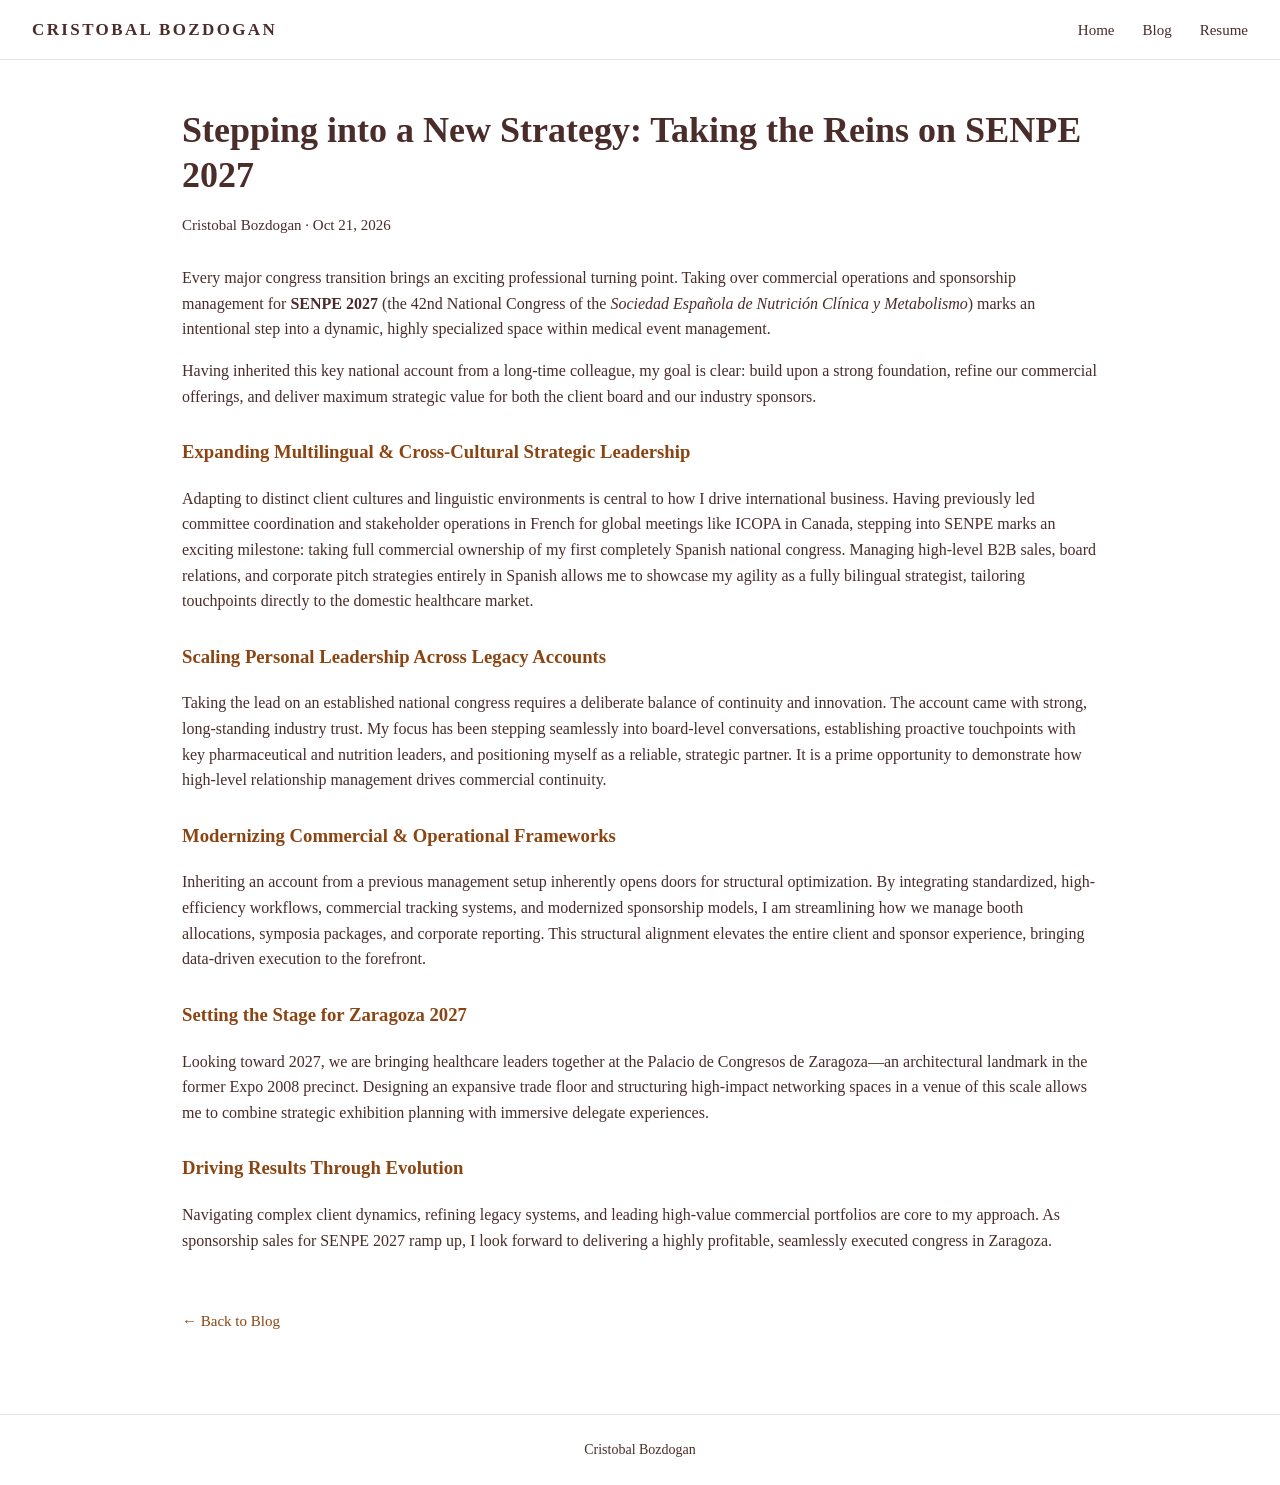
<file: post/stepping-into-a-new-strategy-taking-the-reins-on-senpe-2027/index.html>
<!DOCTYPE html>
<html lang="en">
<head>
  <meta charset="UTF-8">
  <meta name="viewport" content="width=device-width, initial-scale=1.0">
  <title>Stepping into a New Strategy: Taking the Reins on SENPE 2027 | Cristobal Bozdogan</title>
  <link rel="stylesheet" href="../../assets/style.css">
</head>
<body>
  <header class="site-header">
    <a class="brand" href="../../index.html">CRISTOBAL BOZDOGAN</a>
    <nav class="nav-links">
      <a href="../../index.html">Home</a>
      <a href="../../blog/index.html">Blog</a>
      <a href="../../resume/index.html">Resume</a>
    </nav>
  </header>

  <main class="container">
    <article class="post">
      <h1>Stepping into a New Strategy: Taking the Reins on SENPE 2027</h1>
      <p class="byline">Cristobal Bozdogan &middot; Oct 21, 2026</p>

      <p>Every major congress transition brings an exciting professional turning point. Taking over commercial operations and sponsorship management for <strong>SENPE 2027</strong> (the 42nd National Congress of the <em>Sociedad Espa&ntilde;ola de Nutrici&oacute;n Cl&iacute;nica y Metabolismo</em>) marks an intentional step into a dynamic, highly specialized space within medical event management.</p>
      <p>Having inherited this key national account from a long-time colleague, my goal is clear: build upon a strong foundation, refine our commercial offerings, and deliver maximum strategic value for both the client board and our industry sponsors.</p>

      <h3>Expanding Multilingual &amp; Cross-Cultural Strategic Leadership</h3>
      <p>Adapting to distinct client cultures and linguistic environments is central to how I drive international business. Having previously led committee coordination and stakeholder operations in French for global meetings like ICOPA in Canada, stepping into SENPE marks an exciting milestone: taking full commercial ownership of my first completely Spanish national congress. Managing high-level B2B sales, board relations, and corporate pitch strategies entirely in Spanish allows me to showcase my agility as a fully bilingual strategist, tailoring touchpoints directly to the domestic healthcare market.</p>

      <h3>Scaling Personal Leadership Across Legacy Accounts</h3>
      <p>Taking the lead on an established national congress requires a deliberate balance of continuity and innovation. The account came with strong, long-standing industry trust. My focus has been stepping seamlessly into board-level conversations, establishing proactive touchpoints with key pharmaceutical and nutrition leaders, and positioning myself as a reliable, strategic partner. It is a prime opportunity to demonstrate how high-level relationship management drives commercial continuity.</p>

      <h3>Modernizing Commercial &amp; Operational Frameworks</h3>
      <p>Inheriting an account from a previous management setup inherently opens doors for structural optimization. By integrating standardized, high-efficiency workflows, commercial tracking systems, and modernized sponsorship models, I am streamlining how we manage booth allocations, symposia packages, and corporate reporting. This structural alignment elevates the entire client and sponsor experience, bringing data-driven execution to the forefront.</p>

      <h3>Setting the Stage for Zaragoza 2027</h3>
      <p>Looking toward 2027, we are bringing healthcare leaders together at the Palacio de Congresos de Zaragoza&mdash;an architectural landmark in the former Expo 2008 precinct. Designing an expansive trade floor and structuring high-impact networking spaces in a venue of this scale allows me to combine strategic exhibition planning with immersive delegate experiences.</p>

      <h3>Driving Results Through Evolution</h3>
      <p>Navigating complex client dynamics, refining legacy systems, and leading high-value commercial portfolios are core to my approach. As sponsorship sales for SENPE 2027 ramp up, I look forward to delivering a highly profitable, seamlessly executed congress in Zaragoza.</p>
    </article>
    <a class="back-link" href="../../blog/index.html">&larr; Back to Blog</a>
  </main>

  <footer class="site-footer">Cristobal Bozdogan</footer>
</body>
</html>
</file>
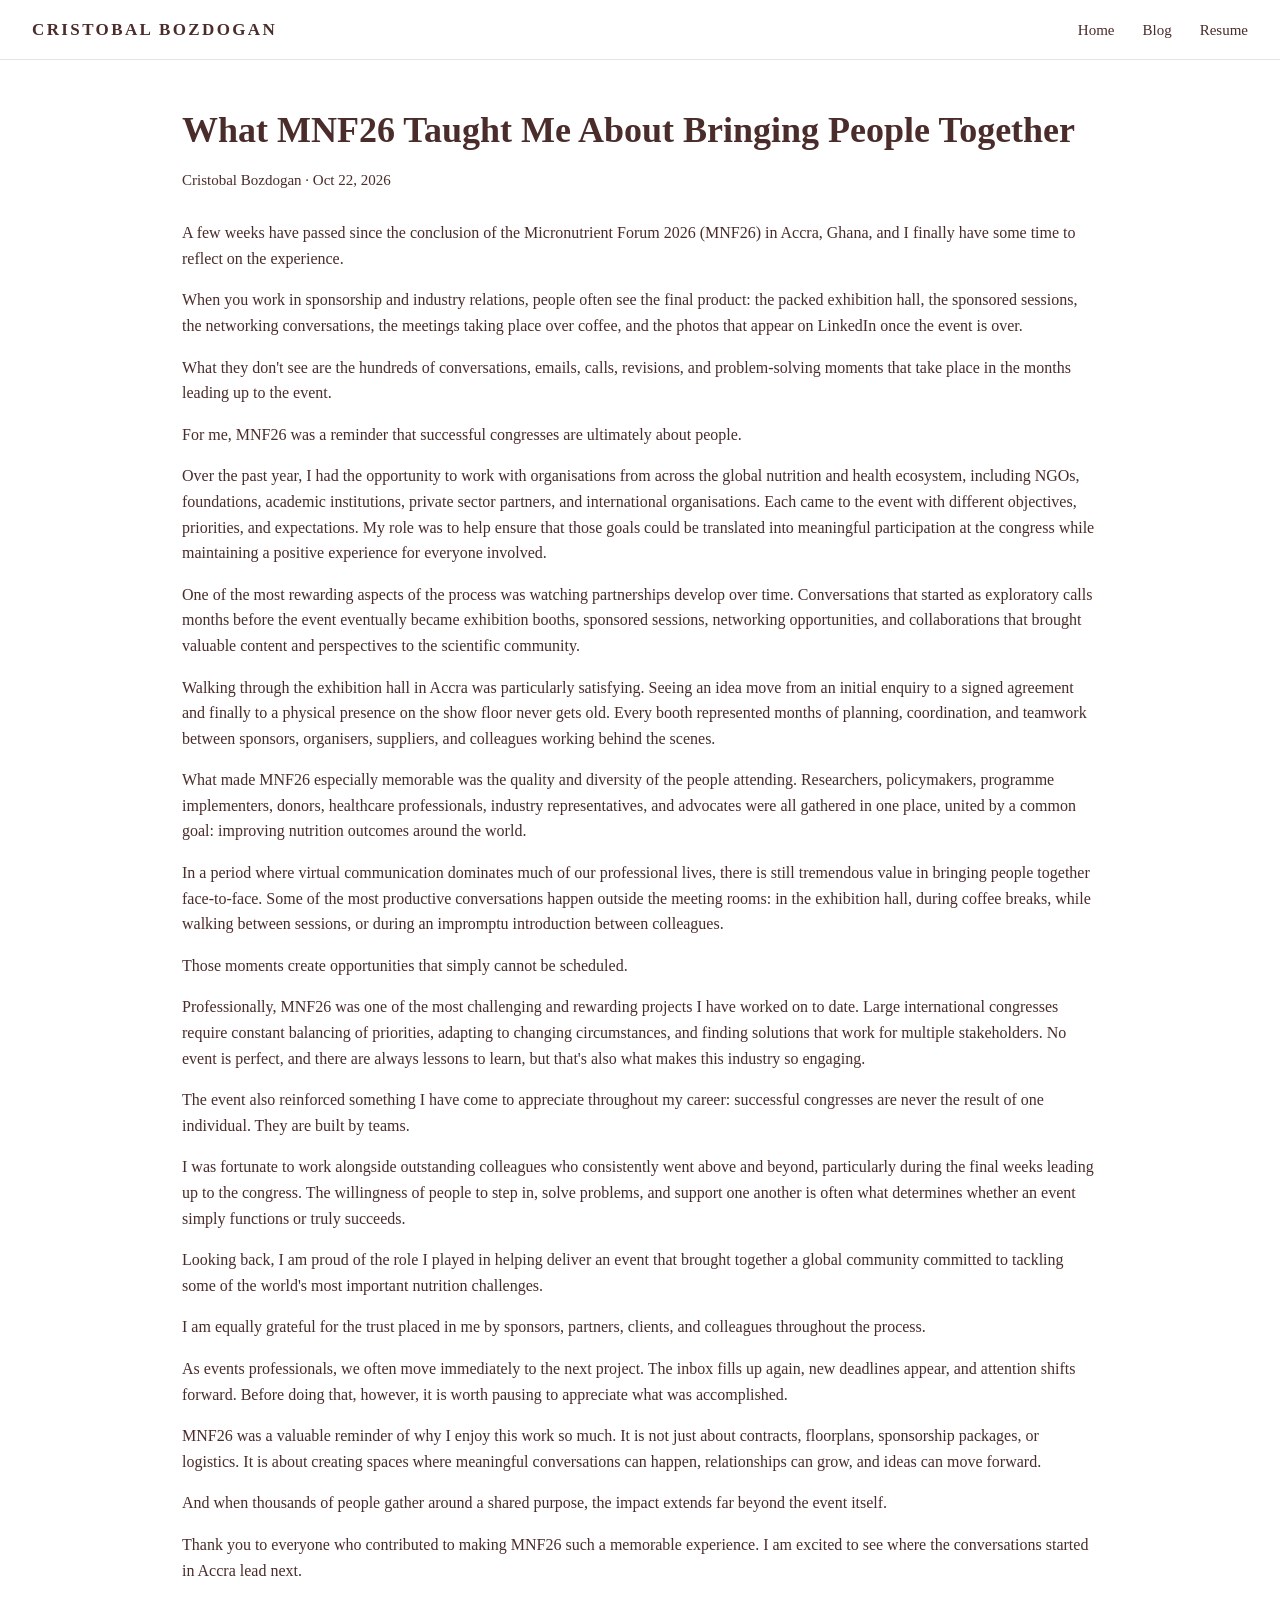
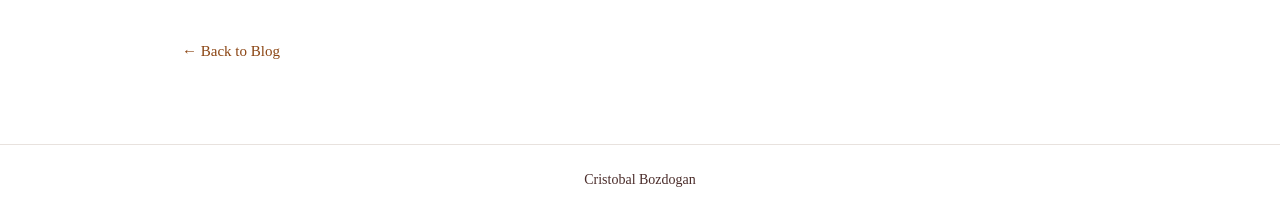
<file: post/what-mnf26-taught-me-about-bringing-people-together/index.html>
<!DOCTYPE html>
<html lang="en">
<head>
  <meta charset="UTF-8">
  <meta name="viewport" content="width=device-width, initial-scale=1.0">
  <title>What MNF26 Taught Me About Bringing People Together | Cristobal Bozdogan</title>
  <link rel="stylesheet" href="../../assets/style.css">
</head>
<body>
  <header class="site-header">
    <a class="brand" href="../../index.html">CRISTOBAL BOZDOGAN</a>
    <nav class="nav-links">
      <a href="../../index.html">Home</a>
      <a href="../../blog/index.html">Blog</a>
      <a href="../../resume/index.html">Resume</a>
    </nav>
  </header>

  <main class="container">
    <article class="post">
      <h1>What MNF26 Taught Me About Bringing People Together</h1>
      <p class="byline">Cristobal Bozdogan &middot; Oct 22, 2026</p>

      <p>A few weeks have passed since the conclusion of the Micronutrient Forum 2026 (MNF26) in Accra, Ghana, and I finally have some time to reflect on the experience.</p>
      <p>When you work in sponsorship and industry relations, people often see the final product: the packed exhibition hall, the sponsored sessions, the networking conversations, the meetings taking place over coffee, and the photos that appear on LinkedIn once the event is over.</p>
      <p>What they don't see are the hundreds of conversations, emails, calls, revisions, and problem-solving moments that take place in the months leading up to the event.</p>
      <p>For me, MNF26 was a reminder that successful congresses are ultimately about people.</p>
      <p>Over the past year, I had the opportunity to work with organisations from across the global nutrition and health ecosystem, including NGOs, foundations, academic institutions, private sector partners, and international organisations. Each came to the event with different objectives, priorities, and expectations. My role was to help ensure that those goals could be translated into meaningful participation at the congress while maintaining a positive experience for everyone involved.</p>
      <p>One of the most rewarding aspects of the process was watching partnerships develop over time. Conversations that started as exploratory calls months before the event eventually became exhibition booths, sponsored sessions, networking opportunities, and collaborations that brought valuable content and perspectives to the scientific community.</p>
      <p>Walking through the exhibition hall in Accra was particularly satisfying. Seeing an idea move from an initial enquiry to a signed agreement and finally to a physical presence on the show floor never gets old. Every booth represented months of planning, coordination, and teamwork between sponsors, organisers, suppliers, and colleagues working behind the scenes.</p>
      <p>What made MNF26 especially memorable was the quality and diversity of the people attending. Researchers, policymakers, programme implementers, donors, healthcare professionals, industry representatives, and advocates were all gathered in one place, united by a common goal: improving nutrition outcomes around the world.</p>
      <p>In a period where virtual communication dominates much of our professional lives, there is still tremendous value in bringing people together face-to-face. Some of the most productive conversations happen outside the meeting rooms: in the exhibition hall, during coffee breaks, while walking between sessions, or during an impromptu introduction between colleagues.</p>
      <p>Those moments create opportunities that simply cannot be scheduled.</p>
      <p>Professionally, MNF26 was one of the most challenging and rewarding projects I have worked on to date. Large international congresses require constant balancing of priorities, adapting to changing circumstances, and finding solutions that work for multiple stakeholders. No event is perfect, and there are always lessons to learn, but that's also what makes this industry so engaging.</p>
      <p>The event also reinforced something I have come to appreciate throughout my career: successful congresses are never the result of one individual. They are built by teams.</p>
      <p>I was fortunate to work alongside outstanding colleagues who consistently went above and beyond, particularly during the final weeks leading up to the congress. The willingness of people to step in, solve problems, and support one another is often what determines whether an event simply functions or truly succeeds.</p>
      <p>Looking back, I am proud of the role I played in helping deliver an event that brought together a global community committed to tackling some of the world's most important nutrition challenges.</p>
      <p>I am equally grateful for the trust placed in me by sponsors, partners, clients, and colleagues throughout the process.</p>
      <p>As events professionals, we often move immediately to the next project. The inbox fills up again, new deadlines appear, and attention shifts forward. Before doing that, however, it is worth pausing to appreciate what was accomplished.</p>
      <p>MNF26 was a valuable reminder of why I enjoy this work so much. It is not just about contracts, floorplans, sponsorship packages, or logistics. It is about creating spaces where meaningful conversations can happen, relationships can grow, and ideas can move forward.</p>
      <p>And when thousands of people gather around a shared purpose, the impact extends far beyond the event itself.</p>
      <p>Thank you to everyone who contributed to making MNF26 such a memorable experience. I am excited to see where the conversations started in Accra lead next.</p>
    </article>
    <a class="back-link" href="../../blog/index.html">&larr; Back to Blog</a>
  </main>

  <footer class="site-footer">Cristobal Bozdogan</footer>
</body>
</html>
</file>
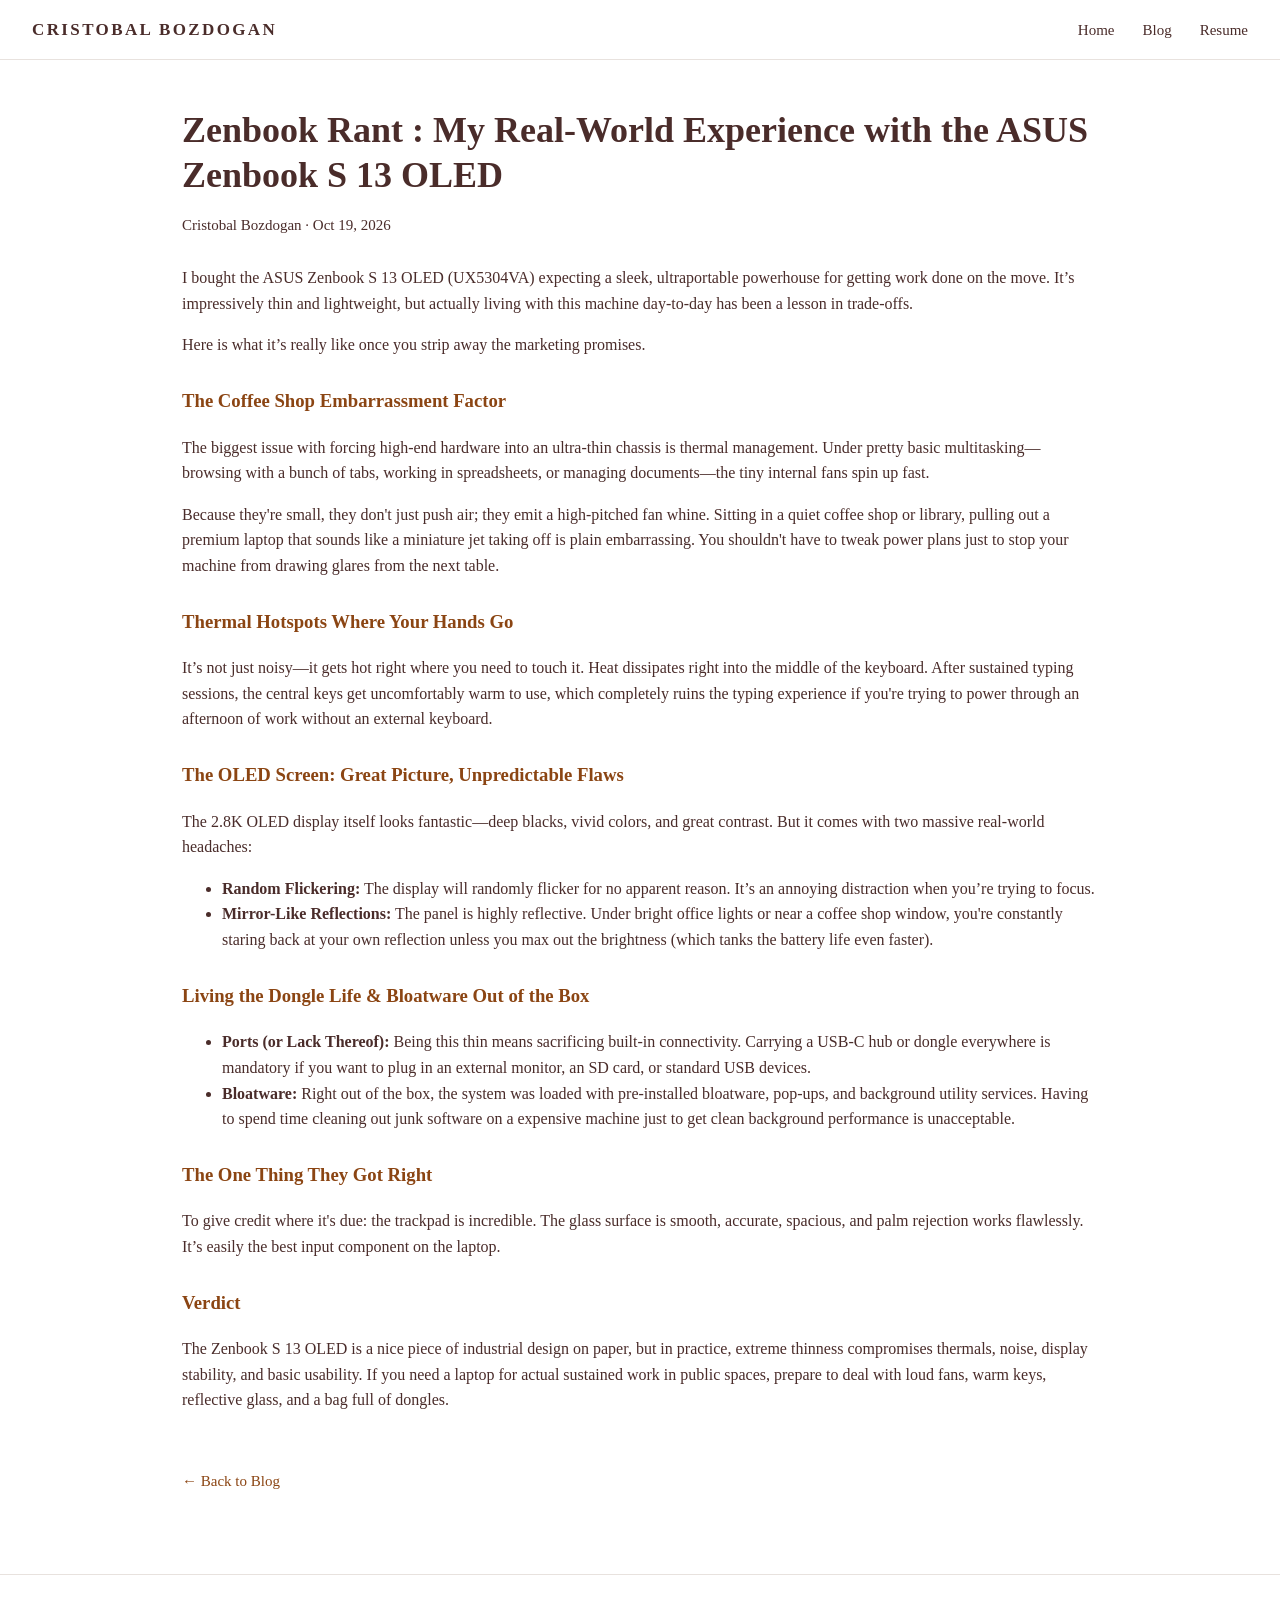
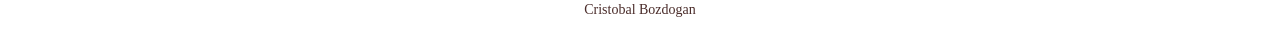
<file: post/zenbook-rant-my-real-world-experience-with-the-asus-zenbook-s-13-oled/index.html>
<!DOCTYPE html>
<html lang="en">
<head>
  <meta charset="UTF-8">
  <meta name="viewport" content="width=device-width, initial-scale=1.0">
  <title>Zenbook Rant : My Real-World Experience with the ASUS Zenbook S 13 OLED | Cristobal Bozdogan</title>
  <link rel="stylesheet" href="../../assets/style.css">
</head>
<body>
  <header class="site-header">
    <a class="brand" href="../../index.html">CRISTOBAL BOZDOGAN</a>
    <nav class="nav-links">
      <a href="../../index.html">Home</a>
      <a href="../../blog/index.html">Blog</a>
      <a href="../../resume/index.html">Resume</a>
    </nav>
  </header>

  <main class="container">
    <article class="post">
      <h1>Zenbook Rant : My Real-World Experience with the ASUS Zenbook S 13 OLED</h1>
      <p class="byline">Cristobal Bozdogan &middot; Oct 19, 2026</p>

      <p>I bought the ASUS Zenbook S 13 OLED (UX5304VA) expecting a sleek, ultraportable powerhouse for getting work done on the move. It&rsquo;s impressively thin and lightweight, but actually living with this machine day-to-day has been a lesson in trade-offs.</p>
      <p>Here is what it&rsquo;s really like once you strip away the marketing promises.</p>

      <h3>The Coffee Shop Embarrassment Factor</h3>
      <p>The biggest issue with forcing high-end hardware into an ultra-thin chassis is thermal management. Under pretty basic multitasking&mdash;browsing with a bunch of tabs, working in spreadsheets, or managing documents&mdash;the tiny internal fans spin up fast.</p>
      <p>Because they're small, they don't just push air; they emit a high-pitched fan whine. Sitting in a quiet coffee shop or library, pulling out a premium laptop that sounds like a miniature jet taking off is plain embarrassing. You shouldn't have to tweak power plans just to stop your machine from drawing glares from the next table.</p>

      <h3>Thermal Hotspots Where Your Hands Go</h3>
      <p>It&rsquo;s not just noisy&mdash;it gets hot right where you need to touch it. Heat dissipates right into the middle of the keyboard. After sustained typing sessions, the central keys get uncomfortably warm to use, which completely ruins the typing experience if you're trying to power through an afternoon of work without an external keyboard.</p>

      <h3>The OLED Screen: Great Picture, Unpredictable Flaws</h3>
      <p>The 2.8K OLED display itself looks fantastic&mdash;deep blacks, vivid colors, and great contrast. But it comes with two massive real-world headaches:</p>
      <ul>
        <li><strong>Random Flickering:</strong> The display will randomly flicker for no apparent reason. It&rsquo;s an annoying distraction when you&rsquo;re trying to focus.</li>
        <li><strong>Mirror-Like Reflections:</strong> The panel is highly reflective. Under bright office lights or near a coffee shop window, you're constantly staring back at your own reflection unless you max out the brightness (which tanks the battery life even faster).</li>
      </ul>

      <h3>Living the Dongle Life &amp; Bloatware Out of the Box</h3>
      <ul>
        <li><strong>Ports (or Lack Thereof):</strong> Being this thin means sacrificing built-in connectivity. Carrying a USB-C hub or dongle everywhere is mandatory if you want to plug in an external monitor, an SD card, or standard USB devices.</li>
        <li><strong>Bloatware:</strong> Right out of the box, the system was loaded with pre-installed bloatware, pop-ups, and background utility services. Having to spend time cleaning out junk software on a expensive machine just to get clean background performance is unacceptable.</li>
      </ul>

      <h3>The One Thing They Got Right</h3>
      <p>To give credit where it's due: the trackpad is incredible. The glass surface is smooth, accurate, spacious, and palm rejection works flawlessly. It&rsquo;s easily the best input component on the laptop.</p>

      <h3>Verdict</h3>
      <p>The Zenbook S 13 OLED is a nice piece of industrial design on paper, but in practice, extreme thinness compromises thermals, noise, display stability, and basic usability. If you need a laptop for actual sustained work in public spaces, prepare to deal with loud fans, warm keys, reflective glass, and a bag full of dongles.</p>
    </article>
    <a class="back-link" href="../../blog/index.html">&larr; Back to Blog</a>
  </main>

  <footer class="site-footer">Cristobal Bozdogan</footer>
</body>
</html>
</file>
<file: assets/style.css>
:root {
  --bg: #ffffff;
  --header-bg: #ffffff;
  --ink: #4a2c2a;
  --heading: #4a2c2a;
  --heading-2: #8b4513;
  --muted: #4a2c2a;
  --line: #e8e2de;
  --accent: #ff0000;
  --beige: #eadfc8;
  --blue: #aec6cf;
  --btn-bg: #4a2c2a;
  --btn-ink: #ffffff;
  --card-bg: #ffffff;
  --serif: "Times New Roman", Times, Georgia, serif;
}

* { box-sizing: border-box; }

body {
  margin: 0;
  font-family: var(--serif);
  color: var(--ink);
  background: var(--bg);
  line-height: 1.6;
}

.site-header {
  background: var(--header-bg);
  border-bottom: 1px solid var(--line);
  padding: 16px 32px;
  display: flex;
  justify-content: space-between;
  align-items: center;
  flex-wrap: wrap;
  gap: 12px;
}

.brand {
  font-weight: 700;
  letter-spacing: 0.14em;
  text-decoration: none;
  color: #4a2c2a;
  font-size: 17px;
}

.nav-links a {
  margin-left: 24px;
  text-decoration: none;
  color: #4a2c2a;
  font-size: 15px;
}

.nav-links a:hover { color: var(--accent); }

.container {
  max-width: 980px;
  margin: 0 auto;
  padding: 48px 32px 80px;
}

.hero {
  display: grid;
  grid-template-columns: 1.2fr 1fr;
  gap: 48px;
  align-items: center;
  padding: 32px 0 56px;
}

@media (max-width: 760px) {
  .hero { grid-template-columns: 1fr; }
}

.hero h1 {
  font-size: 48px;
  letter-spacing: 0.08em;
  color: var(--heading);
  margin: 0 0 10px;
}

.hero .tagline {
  text-transform: uppercase;
  letter-spacing: 0.22em;
  color: var(--heading-2);
  font-size: 13px;
  margin: 0 0 24px;
}

.hero p.lead { font-size: 19px; color: var(--ink); margin: 0 0 14px; }
.hero p.sub { color: var(--ink); }

.hero img {
  width: 100%;
  height: auto;
  display: block;
}

.section-title {
  font-size: 14px;
  font-weight: 700;
  text-transform: uppercase;
  letter-spacing: 0.24em;
  color: var(--heading);
  border-bottom: 1px solid var(--line);
  padding-bottom: 12px;
  margin: 56px 0 28px;
}

.cta-band {
  background: var(--beige);
  padding: 32px;
  margin-top: 56px;
}

.cta-band .section-title { border-bottom: none; margin-top: 0; }

.post-grid {
  list-style: none;
  padding: 0;
  margin: 0;
  display: grid;
  grid-template-columns: repeat(3, 1fr);
  gap: 28px;
}

@media (max-width: 900px) { .post-grid { grid-template-columns: repeat(2, 1fr); } }
@media (max-width: 600px) { .post-grid { grid-template-columns: 1fr; } }

.post-list { list-style: none; padding: 0; margin: 0; }

.post-list li { padding: 24px 0; border-bottom: 1px solid var(--line); }

.card {
  background: var(--card-bg);
  border: 1px solid var(--line);
}

.card .card-body { padding: 16px 18px 20px; }

.card h3 {
  margin: 0 0 8px;
  font-size: 20px;
  line-height: 1.35;
}

.card h3 a { color: var(--heading-2); text-decoration: none; }
.card h3 a:hover { color: var(--accent); }

.card p.excerpt { margin: 0 0 12px; color: var(--ink); font-size: 15px; }

.post-list h3 { margin: 0 0 8px; font-size: 23px; }
.post-list h3 a { color: var(--heading-2); text-decoration: none; }
.post-list h3 a:hover { color: var(--accent); }
.post-list p { margin: 0 0 8px; color: var(--ink); }

.post-meta { font-size: 14px; color: var(--ink); }
.heart { color: var(--accent); font-size: 14px; }

.btn {
  display: inline-block;
  margin-top: 16px;
  padding: 12px 30px;
  background: var(--btn-bg);
  color: var(--btn-ink);
  text-decoration: none;
  text-transform: uppercase;
  letter-spacing: 0.16em;
  font-size: 13px;
  border: 1px solid var(--btn-bg);
}

.btn:hover { background: var(--heading-2); border-color: var(--heading-2); }

article.post h1 {
  font-size: 36px;
  line-height: 1.25;
  color: var(--heading);
  margin: 0 0 8px;
}
article.post h2 { color: var(--heading); margin-top: 36px; }
article.post h3 { color: var(--heading-2); margin-top: 28px; }
article.post a { color: var(--heading-2); }
article.post img { max-width: 100%; height: auto; }
article.post table { border-collapse: collapse; width: 100%; margin: 20px 0; font-size: 15px; }
article.post th, article.post td { border: 1px solid var(--line); padding: 10px 12px; text-align: left; vertical-align: top; }
article.post th { background: var(--blue); }

.byline { color: var(--ink); font-size: 15px; margin-bottom: 28px; }

.back-link { display: inline-block; margin-top: 40px; color: var(--heading-2); text-decoration: none; font-size: 15px; }
.back-link:hover { color: var(--accent); }

.resume h1 { font-size: 33px; color: var(--heading); margin-bottom: 4px; }
.resume .subtitle { color: var(--ink); margin-top: 0; }
.resume h3 { color: var(--heading); margin-bottom: 2px; }
.resume h4 { margin: 4px 0 10px; color: var(--ink); font-weight: 500; }
.resume .job { margin-bottom: 28px; }
.resume .meta { color: var(--ink); font-size: 15px; }

.site-footer {
  border-top: 1px solid var(--line);
  padding: 24px;
  text-align: center;
  color: var(--ink);
  font-size: 14px;
}
</file>
